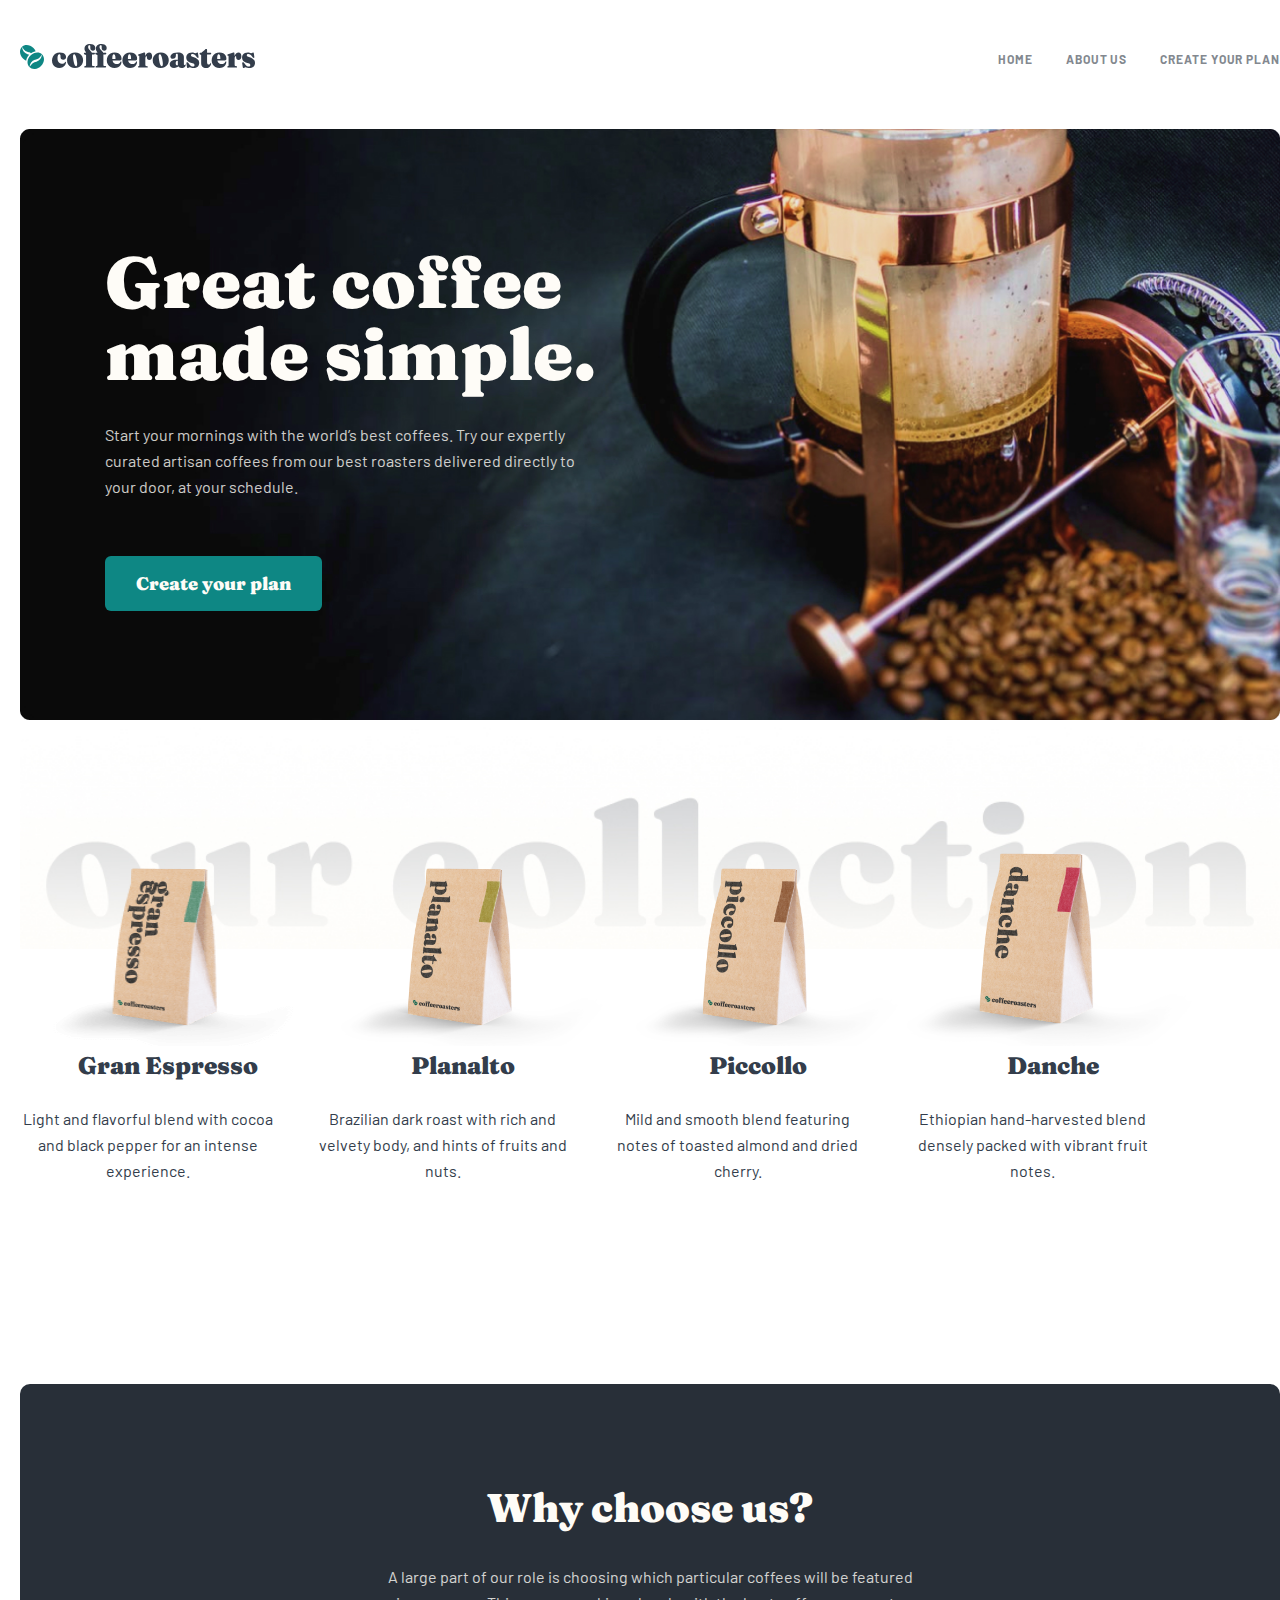
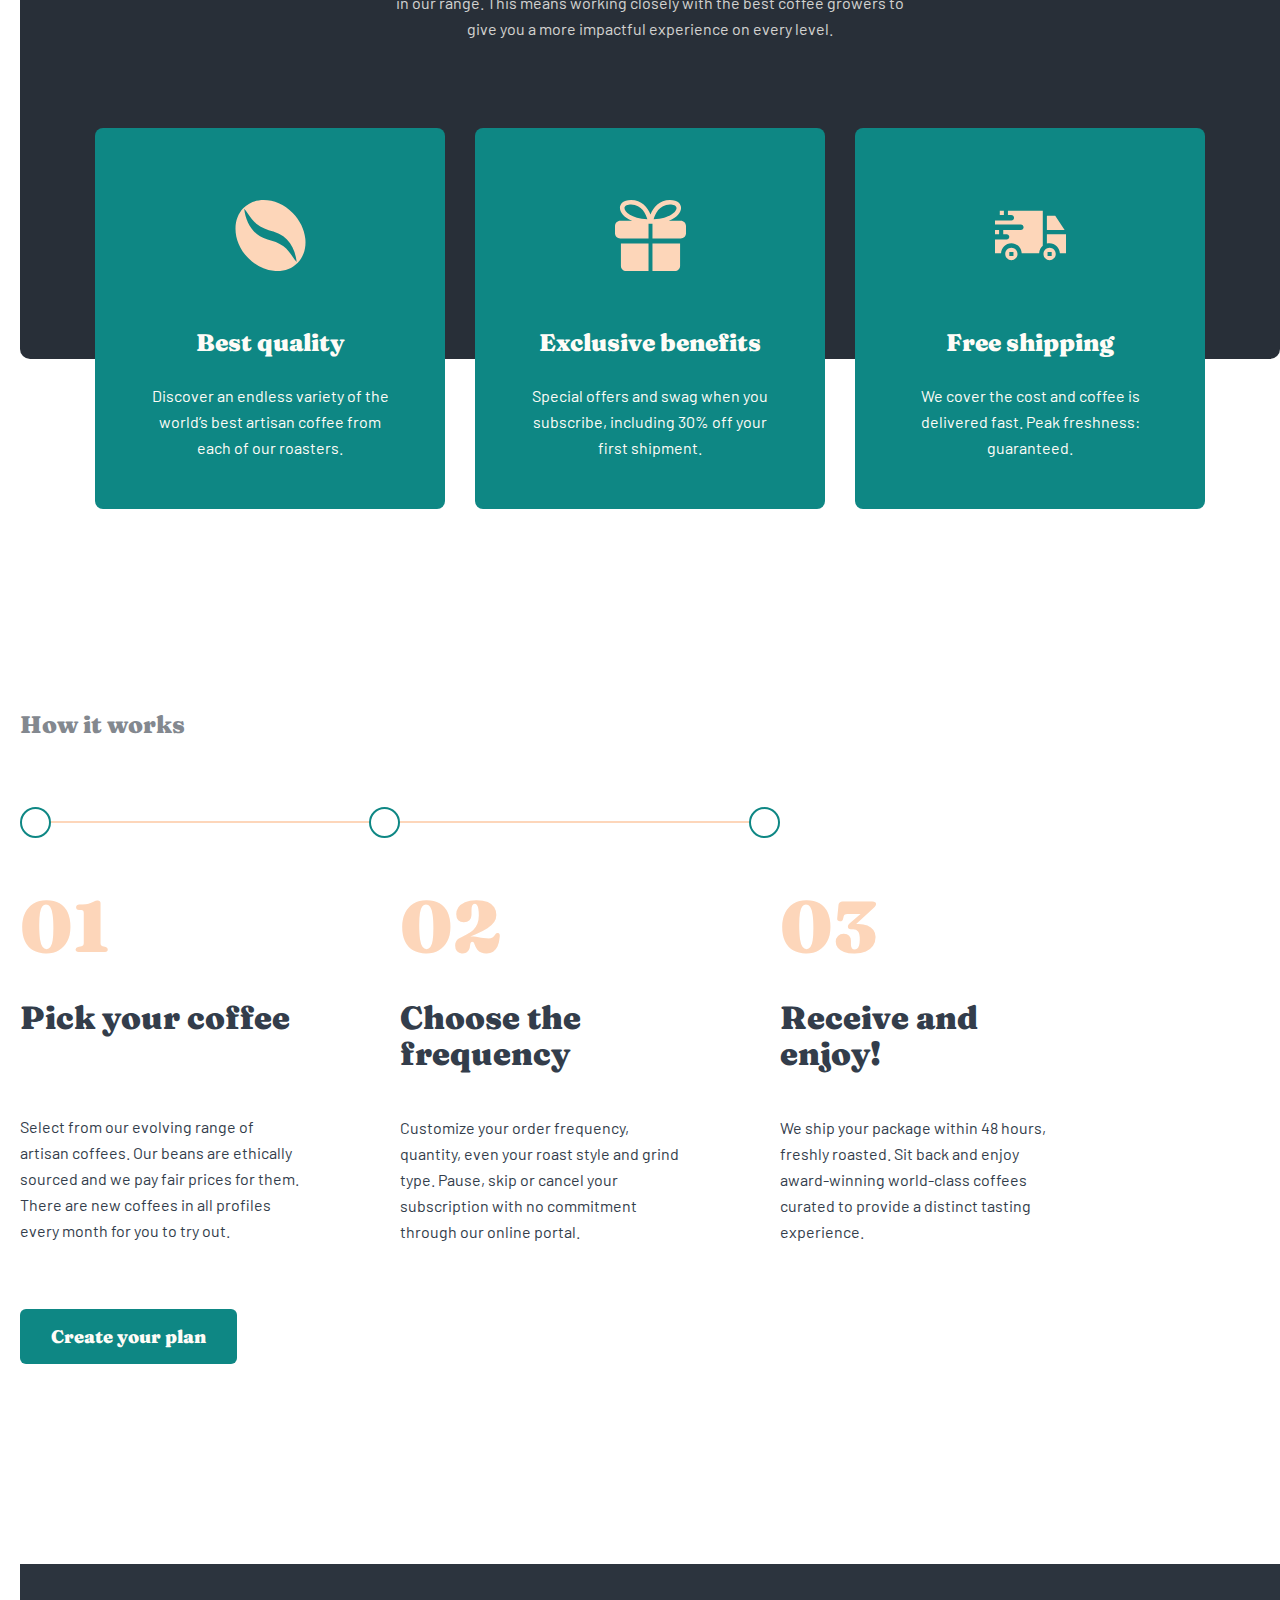
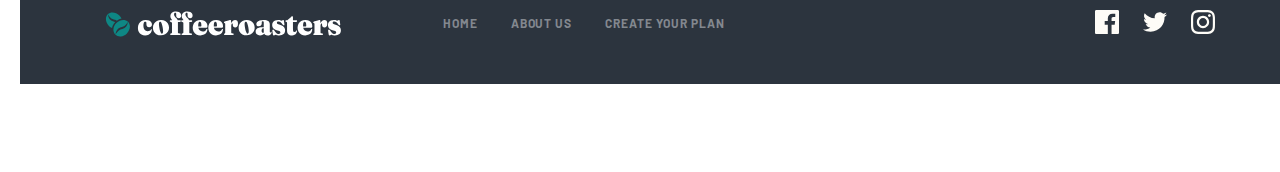
<file: index.html>
<!DOCTYPE html>
<html lang="en">
<head>
    <meta charset="UTF-8">
    <meta name="viewport" content="width=device-width, initial-scale=1.0">
    <link rel="stylesheet" href="./css/main.css">
    <title>coffee</title>
</head>
<body>
    <header class="site-header">
        <div class="container">
            <div class="header">
                <a href="#">
                    <img src="./images/home/header/site-logo.svg" alt="site-logo">
                </a>
                <nav class="header-navbar navbar">
                    <ul class="navbar__list">
                        <li class="navbar__item">
                            <a class="navbar__link" href="./index.html">HOME</a>
                        </li>
                        <li class="navbar__item">
                            <a class="navbar__link" href="./about.html">ABOUT US</a>
                        </li>
                        <li class="navbar__item">
                            <a class="navbar__link" href="./create-your-plane.html">CREATE YOUR PLAN</a>
                        </li>
                    </ul>
                </nav>
            </div>
        </div>
    </header>
    
    <!-- Hero section -->
    
    <main class="site-main">
        <section class="hero-section">
            <div class="container">
                <div class="hero">
                    <div class="hero__content">
                        <h2 class="hero__title">
                            Great coffee made simple.</h2>
                            <p class="hero__text">Start your mornings with the world’s best coffees. Try our expertly curated artisan coffees from our best roasters delivered directly to your door, at your schedule.</p>
                            <a class="hero__link" href="#">Create your plan</a>
                        </div>
                    </div>
                </div>
            </section>
            
            <!-- Our section -->
            
            <section class="our-section">
                <div class="container">
                    <div class="our">
                        <ul class="our__list">
                            <li class="our__item">
                                <img class="our__img" src="./images/home/our/gran.png" srcset="./images/home/our/gran.png 1x, ./images/home/our/gran@2x.png 2x" alt="Gran Espresso" width="295" height="193">
                                <h3 class="our__title">Gran Espresso</h3>
                                <p class="our__text">Light and flavorful blend with cocoa and black pepper for an intense experience.</p>
                            </li>
                            <li class="our__item">
                                <img class="our__img" src="./images/home/our/planalto.2x.png" srcset="./images/home/our/planalto.2x.png 1x, ./images/home/our/planalto.2x.png 2x" alt="Planalto" width="295" height="193">
                                <h3 class="our__title">Planalto</h3>
                                <p class="our__text">Brazilian dark roast with rich and velvety body, and hints of fruits and nuts.</p>
                            </li>
                            <li class="our__item">
                                <img class="our__img" src="./images/home/our/picollo2x.png" srcset="./images/home/our/picollo2x.png 1x, ./images/home/our/picollo2x.png 2x" alt="Piccollo" width="295" height="193">
                                <h3 class="our__title">Piccollo</h3>
                                <p class="our__text">Mild and smooth blend featuring notes of toasted almond and dried cherry.</p>
                            </li>
                            <li class="our__item">
                                <img class="our__img" src="./images/home/our/danche2x.png" srcset="./images/home/our/danche2x.png 1x, ./images/home/our/danche2x.png 2x" alt="Danche" width="295" height="193">
                                <h3 class="our__title">Danche</h3>
                                <p class="our__text">Ethiopian hand-harvested blend densely packed with vibrant fruit notes.</p>
                            </li>
                        </ul>
                    </div>
                </div>
            </section>
            
            <!-- Choose section -->
            
            <section class="choose-section">
                <div class="container">
                    <div class="choose">
                        <div class="choose__content">
                            <h2 class="choose__title">Why choose us?</h2>
                            <p class="choose__text">A large part of our role is choosing which particular coffees will be featured 
                                in our range. This means working closely with the best coffee growers to give 
                                you a more impactful experience on every level.</p>
                        </div>
                        <ul class="choose__list-servise service">
                            <li class="service__item">
                                <svg class="service__img" xmlns="http://www.w3.org/2000/svg" width="71" height="72" viewBox="0 0 71 72" fill="none">
                                    <path fill-rule="evenodd" clip-rule="evenodd" d="M58.0481 13.1037C65.3077 20.4657 69.8383 29.7448 70.8057 39.2263C71.7952 48.8834 68.9819 57.6044 62.8937 63.774C57.5999 69.1425 50.4112 72 42.3706 72C41.1592 72 39.93 71.9325 38.6831 71.802C29.3334 70.821 20.1834 66.2265 12.9238 58.8644C-2.19016 43.5373 -4.36451 20.8122 8.07807 8.19415C20.5118 -4.42828 42.9297 -2.21877 58.0481 13.1037ZM32.5284 40.0363C38.3592 41.6563 43.7285 43.1728 48.6806 47.0069C52.5639 50.0144 55.3299 53.8364 58.1269 57.7013C59.4146 59.4806 60.7088 61.2689 62.1216 62.9911C60.4887 48.6585 53.3843 36.3464 39.0248 32.1209C38.8009 32.0552 38.5778 31.9897 38.3553 31.9245C32.077 30.0836 26.3438 28.4026 21.1197 24.0479C17.76 21.2453 15.2865 17.7667 12.799 14.2682C11.5279 12.4806 10.2532 10.6878 8.85462 8.97729C10.5586 23.5347 17.8493 35.9548 32.5284 40.0363Z" fill="currentColor"/>
                                    </svg>
                                    <h3 class="service__subtitle">Best quality</h3>
                                    <p class="service__text">Discover an endless variety of the world’s best artisan coffee from each of our roasters.</p>
                            </li>
                            <li class="service__item">
                                <svg xmlns="http://www.w3.org/2000/svg" width="72" height="72" viewBox="0 0 72 72" fill="none">
                                    <path fill-rule="evenodd" clip-rule="evenodd" d="M36 23.9808C36.0994 23.9935 36.2001 24 36.3016 24C36.8763 24 37.4424 23.9931 38 23.9796V34.5V39H65.9556H66.7111C69.6124 39 72 36.63 72 33.75V26.25C72 23.37 69.6124 21 66.7111 21H54.5796C63.0488 17.7084 67 12.3266 67 8.06725C67 4.34664 64.0499 0.00296699 55.7306 0C44.9929 0 38.9117 7.61477 35.9997 14.5904C33.0874 7.6144 27.007 0 16.2725 0C7.95319 0 5 4.34421 5 8.06528C5 12.3253 8.95154 17.708 17.4214 21H5.28889C2.38756 21 0 23.37 0 26.25V33.75C0 36.63 2.38756 39 5.28889 39H6.04444H34V34.5V23.9796C34.5576 23.9931 35.1237 24 35.6984 24C35.7999 24 35.9006 23.9935 36 23.9808ZM39.1749 19.4842C40.5594 14.5561 44.7344 4.45346 55.7306 4.45346C58.9539 4.45346 62.3952 5.39993 62.3952 8.06429C62.3952 9.85338 60.8388 12.6572 56.4704 15.1643C53.3208 16.9712 47.8503 19.0926 39.1749 19.4842ZM34 44H6V66.8421C6 69.6716 8.39135 72 11.2973 72H34V44ZM66 66.8421V44H38V72H60.7027C63.6087 72 66 69.6716 66 66.8421ZM16.2725 4.45104C13.0491 4.45104 9.60477 5.40059 9.60477 8.06528C9.60477 11.8546 16.4597 18.7596 32.822 19.4866C31.4406 14.5549 27.2656 4.45104 16.2725 4.45104Z" fill="currentColor"/>
                                  </svg>
                                    <h3 class="service__subtitle">Exclusive benefits</h3>
                                    <p class="service__text">Special offers and swag when you subscribe, including 30% off your first shipment.</p>
                            </li>
                            <li class="service__item">
                                <svg xmlns="http://www.w3.org/2000/svg" width="72" height="50" viewBox="0 0 72 50" fill="none">
                                    <path fill-rule="evenodd" clip-rule="evenodd" d="M4.84615 0H9V4.16667H4.84615V0ZM0 19.4444H4.15385V23.6111H0V19.4444ZM16.4335 4.22917H13.1274V0H48.4615V35.3969C46.2975 37.2612 44.8997 39.9956 44.8101 43.0556H27.05C26.8847 37.409 22.263 32.8656 16.6017 32.8656C10.9403 32.8656 6.31864 37.4088 6.15331 43.0556H0V29.1199H11.7695C13.2731 29.1199 14.4964 27.8915 14.4964 26.3814C14.4964 24.8712 13.2731 23.6425 11.7695 23.6425H8.34462V19.4135H26.2659C27.7695 19.4135 28.9928 18.1848 28.9928 16.6746C28.9928 15.1644 27.7695 13.9358 26.2659 13.9358H0V9.70674H16.6017C18.1053 9.70674 19.3284 8.47821 19.3284 6.96802C19.3284 5.50901 17.9756 4.22917 16.4335 4.22917ZM49.1538 43.75C49.1538 40.3038 51.949 37.5 55.3846 37.5C58.8202 37.5 61.6154 40.3038 61.6154 43.75C61.6154 47.1962 58.8202 50 55.3846 50C51.949 50 49.1538 47.1962 49.1538 43.75ZM53.2844 45.8567H57.4849V41.6433H53.2844V45.8567ZM52.6154 4.86111H61.0622L70.6154 19.4444H52.6154V4.86111ZM52.6154 23.6111V33.1754C53.4514 32.9628 54.3266 32.8493 55.2283 32.8493C60.9476 32.8493 65.6166 37.3999 65.7837 43.0556H72V23.6111H52.6154ZM16.6154 37.5C13.1798 37.5 10.3846 40.3038 10.3846 43.75C10.3846 47.1962 13.1798 50 16.6154 50C20.051 50 22.8462 47.1962 22.8462 43.75C22.8462 40.3038 20.051 37.5 16.6154 37.5ZM18.7156 45.8567H14.5151V41.6433H18.7156V45.8567Z" fill="currentColor"/>
                                  </svg>
                                    <h3 class="service__subtitle">Free shipping</h3>
                                    <p class="service__text">We cover the cost and coffee is delivered fast. Peak freshness: guaranteed.</p>
                            </li>
                        </ul>
                    </div>
                </div>
            </section>

            <!-- <section class="choose-section">
                <div class="container">
                    <div class="choose">
                        <div class="choose__content">
                            <h2 class="choose__title">Why choose us?</h2>
                            <p class="choose__text">A large part of our role is choosing which particular coffees will be featured 
                                in our range. This means working closely with the best coffee growers to give 
                                you a more impactful experience on every level.</p>
                            </div>
                            
                            <ul class="choose__list best">
                                <li class="best__item">
                                    <svg class="best__img" width="71" height="72" viewBox="0 0 71 72" fill="none" xmlns="http://www.w3.org/2000/svg">
                                        <g id="coffee-bean">
                                            <path id="Shape" fill-rule="evenodd" clip-rule="evenodd" d="M58.0481 13.1037C65.3077 20.4657 69.8383 29.7448 70.8057 39.2263C71.7952 48.8834 68.9819 57.6044 62.8937 63.774C57.5999 69.1425 50.4112 72 42.3706 72C41.1592 72 39.93 71.9325 38.6831 71.802C29.3334 70.821 20.1834 66.2265 12.9238 58.8644C-2.19016 43.5373 -4.36451 20.8122 8.07807 8.19415C20.5118 -4.42828 42.9297 -2.21877 58.0481 13.1037ZM32.5284 40.0363C38.3592 41.6563 43.7285 43.1728 48.6806 47.0069C52.5639 50.0144 55.3299 53.8364 58.1269 57.7013C59.4146 59.4806 60.7088 61.2689 62.1216 62.9911C60.4887 48.6585 53.3843 36.3464 39.0248 32.1209C38.8009 32.0552 38.5778 31.9897 38.3553 31.9245C32.077 30.0836 26.3438 28.4026 21.1197 24.0479C17.76 21.2453 15.2865 17.7667 12.799 14.2682C11.5279 12.4806 10.2532 10.6878 8.85462 8.97729C10.5586 23.5347 17.8493 35.9548 32.5284 40.0363Z" fill="#FDD6BA"/>
                                        </g>
                                    </svg>
                                    <h3 class="best__title">Best quality</h3>
                                    <p class="best__text">Discover an endless variety of the world’s best artisan coffee from each of our roasters.</p>
                                </li>
                                <li class="best__item">
                                    <svg class="best__img" width="72" height="72" viewBox="0 0 72 72" fill="none" xmlns="http://www.w3.org/2000/svg">
                                        <path id="Combined Shape" fill-rule="evenodd" clip-rule="evenodd" d="M36 23.9808C36.0994 23.9935 36.2001 24 36.3016 24C36.8763 24 37.4424 23.9931 38 23.9796V34.5V39H65.9556H66.7111C69.6124 39 72 36.63 72 33.75V26.25C72 23.37 69.6124 21 66.7111 21H54.5796C63.0488 17.7084 67 12.3266 67 8.06725C67 4.34664 64.0499 0.00296699 55.7306 0C44.9929 0 38.9117 7.61477 35.9997 14.5904C33.0874 7.6144 27.007 0 16.2725 0C7.95319 0 5 4.34421 5 8.06528C5 12.3253 8.95154 17.708 17.4214 21H5.28889C2.38756 21 0 23.37 0 26.25V33.75C0 36.63 2.38756 39 5.28889 39H6.04444H34V34.5V23.9796C34.5576 23.9931 35.1237 24 35.6984 24C35.7999 24 35.9006 23.9935 36 23.9808ZM39.1749 19.4842C40.5594 14.5561 44.7344 4.45346 55.7306 4.45346C58.9539 4.45346 62.3952 5.39993 62.3952 8.06429C62.3952 9.85338 60.8388 12.6572 56.4704 15.1643C53.3208 16.9712 47.8503 19.0926 39.1749 19.4842ZM34 44H6V66.8421C6 69.6716 8.39135 72 11.2973 72H34V44ZM66 66.8421V44H38V72H60.7027C63.6087 72 66 69.6716 66 66.8421ZM16.2725 4.45104C13.0491 4.45104 9.60477 5.40059 9.60477 8.06528C9.60477 11.8546 16.4597 18.7596 32.822 19.4866C31.4406 14.5549 27.2656 4.45104 16.2725 4.45104Z" fill="#FDD6BA"/>
                                    </svg>
                                    <h3 class="best__title">Exclusive benefits</h3>
                                    <p class="best__text">Special offers and swag when you subscribe, including 30% off your first shipment.</p>
                                </li>
                                <li class="best__item">
                                    <svg class="best__img" width="72" height="50" viewBox="0 0 72 50" fill="none" xmlns="http://www.w3.org/2000/svg">
                                        <path id="Combined Shape" fill-rule="evenodd" clip-rule="evenodd" d="M4.84615 0H9V4.16667H4.84615V0ZM0 19.4444H4.15385V23.6111H0V19.4444ZM16.4335 4.22917H13.1274V0H48.4615V35.3969C46.2975 37.2612 44.8997 39.9956 44.8101 43.0556H27.05C26.8847 37.409 22.263 32.8656 16.6017 32.8656C10.9403 32.8656 6.31864 37.4088 6.15331 43.0556H0V29.1199H11.7695C13.2731 29.1199 14.4964 27.8915 14.4964 26.3814C14.4964 24.8712 13.2731 23.6425 11.7695 23.6425H8.34462V19.4135H26.2659C27.7695 19.4135 28.9928 18.1848 28.9928 16.6746C28.9928 15.1644 27.7695 13.9358 26.2659 13.9358H0V9.70674H16.6017C18.1053 9.70674 19.3284 8.47821 19.3284 6.96802C19.3284 5.50901 17.9756 4.22917 16.4335 4.22917ZM49.1538 43.75C49.1538 40.3038 51.949 37.5 55.3846 37.5C58.8202 37.5 61.6154 40.3038 61.6154 43.75C61.6154 47.1962 58.8202 50 55.3846 50C51.949 50 49.1538 47.1962 49.1538 43.75ZM53.2844 45.8567H57.4849V41.6433H53.2844V45.8567ZM52.6154 4.86111H61.0622L70.6154 19.4444H52.6154V4.86111ZM52.6154 23.6111V33.1754C53.4514 32.9628 54.3266 32.8493 55.2283 32.8493C60.9476 32.8493 65.6166 37.3999 65.7837 43.0556H72V23.6111H52.6154ZM16.6154 37.5C13.1798 37.5 10.3846 40.3038 10.3846 43.75C10.3846 47.1962 13.1798 50 16.6154 50C20.051 50 22.8462 47.1962 22.8462 43.75C22.8462 40.3038 20.051 37.5 16.6154 37.5ZM18.7156 45.8567H14.5151V41.6433H18.7156V45.8567Z" fill="#FDD6BA"/>
                                    </svg>
                                    <h3 class="best__title">Free shipping</h3>
                                    <p class="best__text">We cover the cost and coffee is delivered fast. Peak freshness: guaranteed.</p>
                                </li>
                            </ul>
                        </div>
                    </div>
                </section> -->
                
                <section class="work-section">
                    <div class="container">
                        <div class="work">
                            <div>
                                <h3 class="work__title">How it works</h3>
                            </div>
                            
                            <!-- // Sircle // -->
                            
                            <div class="work__circle circle">
                                <p class="circle__1"></p>
                                <p class="circle__2"></p>
                                <p class="circle__3"></p>
                            </div>
                            
                            <div class="pick">
                                <ul class="pick__list">
                                    <li class="pick__item">
                                        <p class="pick__number">01</p>
                                        <h2 class="pick__title pick__title--accend">Pick your coffee</h2>
                                        <p class="pick__text">Select from our evolving range of artisan coffees. Our beans are ethically sourced and we pay fair prices for them. There are new coffees in all profiles every month for you to try out.</p>
                                    </li>
                                    <li class="pick__item">
                                        <p class="pick__number">02</p>
                                        <h2 class="pick__title">Choose the frequency</h2>
                                        <p class="pick__text">Customize your order frequency, quantity, even your roast style and grind type. Pause, skip or cancel your subscription with no commitment through our online portal.</p>
                                    </li>
                                    <li class="pick__item">
                                        <p class="pick__number">03</p>
                                        <h2 class="pick__title">Receive and enjoy!</h2>
                                        <p class="pick__text">We ship your package within 48 hours, freshly roasted. Sit back and enjoy award-winning world-class coffees curated to provide a distinct tasting experience.</p>
                                    </li>
                                </ul>
                                <a class="pick__link" href="#">Create your plan</a>
                            </div>
                        </div>
                    </div>
                </section>
            </main>
            
            <footer class="site-footer">
                <div class="container">
                    <div class="footer">
                        <img class="footer__img" src="./images/home/footer/footer-img.svg" alt="site-footer-image" width="236" height="26">
                        <ul class="footer__list">
                            <li class="footer__item">HOME</li>
                            <li class="footer__item">ABOUT US</li>
                            <li class="footer__item">Create your plan</li>
                        </ul>
                        <div class="footer__img-folder">
                            <svg class="footer__net-img" xmlns="http://www.w3.org/2000/svg" width="120" height="24" viewBox="0 0 120 24" fill="none">
                                <path d="M22.675 0H1.325C0.593 0 0 0.593 0 1.325V22.676C0 23.407 0.593 24 1.325 24H12.82V14.706H9.692V11.084H12.82V8.413C12.82 5.313 14.713 3.625 17.479 3.625C18.804 3.625 19.942 3.724 20.274 3.768V7.008L18.356 7.009C16.852 7.009 16.561 7.724 16.561 8.772V11.085H20.148L19.681 14.707H16.561V24H22.677C23.407 24 24 23.407 24 22.675V1.325C24 0.593 23.407 0 22.675 0Z" fill="#FEFCF7"/>
                                <path fill-rule="evenodd" clip-rule="evenodd" d="M108 0C104.741 0 104.333 0.014 103.053 0.072C98.695 0.272 96.273 2.69 96.073 7.052C96.014 8.333 96 8.741 96 12C96 15.259 96.014 15.668 96.072 16.948C96.272 21.306 98.69 23.728 103.052 23.928C104.333 23.986 104.741 24 108 24C111.259 24 111.668 23.986 112.948 23.928C117.302 23.728 119.73 21.31 119.927 16.948C119.986 15.668 120 15.259 120 12C120 8.741 119.986 8.333 119.928 7.053C119.732 2.699 117.311 0.273 112.949 0.073C111.668 0.014 111.259 0 108 0ZM108 2.163C111.204 2.163 111.584 2.175 112.85 2.233C116.102 2.381 117.621 3.924 117.769 7.152C117.827 8.417 117.838 8.797 117.838 12.001C117.838 15.206 117.826 15.585 117.769 16.85C117.62 20.075 116.105 21.621 112.85 21.769C111.584 21.827 111.206 21.839 108 21.839C104.796 21.839 104.416 21.827 103.151 21.769C99.891 21.62 98.38 20.07 98.232 16.849C98.174 15.584 98.162 15.205 98.162 12C98.162 8.796 98.175 8.417 98.232 7.151C98.381 3.924 99.896 2.38 103.151 2.232C104.417 2.175 104.796 2.163 108 2.163ZM101.838 12C101.838 8.597 104.597 5.838 108 5.838C111.403 5.838 114.162 8.597 114.162 12C114.162 15.404 111.403 18.163 108 18.163C104.597 18.163 101.838 15.403 101.838 12ZM108 16C105.791 16 104 14.21 104 12C104 9.791 105.791 8 108 8C110.209 8 112 9.791 112 12C112 14.21 110.209 16 108 16ZM112.965 5.595C112.965 4.8 113.61 4.155 114.406 4.155C115.201 4.155 115.845 4.8 115.845 5.595C115.845 6.39 115.201 7.035 114.406 7.035C113.61 7.035 112.965 6.39 112.965 5.595Z" fill="#FEFCF7"/>
                                <path d="M72 4.55705C71.117 4.94905 70.168 5.21305 69.172 5.33205C70.189 4.72305 70.97 3.75805 71.337 2.60805C70.386 3.17205 69.332 3.58205 68.21 3.80305C67.313 2.84605 66.032 2.24805 64.616 2.24805C61.437 2.24805 59.101 5.21405 59.819 8.29305C55.728 8.08805 52.1 6.12805 49.671 3.14905C48.381 5.36205 49.002 8.25705 51.194 9.72305C50.388 9.69705 49.628 9.47605 48.965 9.10705C48.911 11.388 50.546 13.522 52.914 13.997C52.221 14.185 51.462 14.229 50.69 14.081C51.316 16.037 53.134 17.46 55.29 17.5C53.22 19.123 50.612 19.848 48 19.54C50.179 20.937 52.768 21.752 55.548 21.752C64.69 21.752 69.855 14.031 69.543 7.10605C70.505 6.41105 71.34 5.54405 72 4.55705Z" fill="#FEFCF7"/>
                            </svg>
                        </div>
                    </div>
                </div>
            </footer>
        </body>
        </html>
</file>
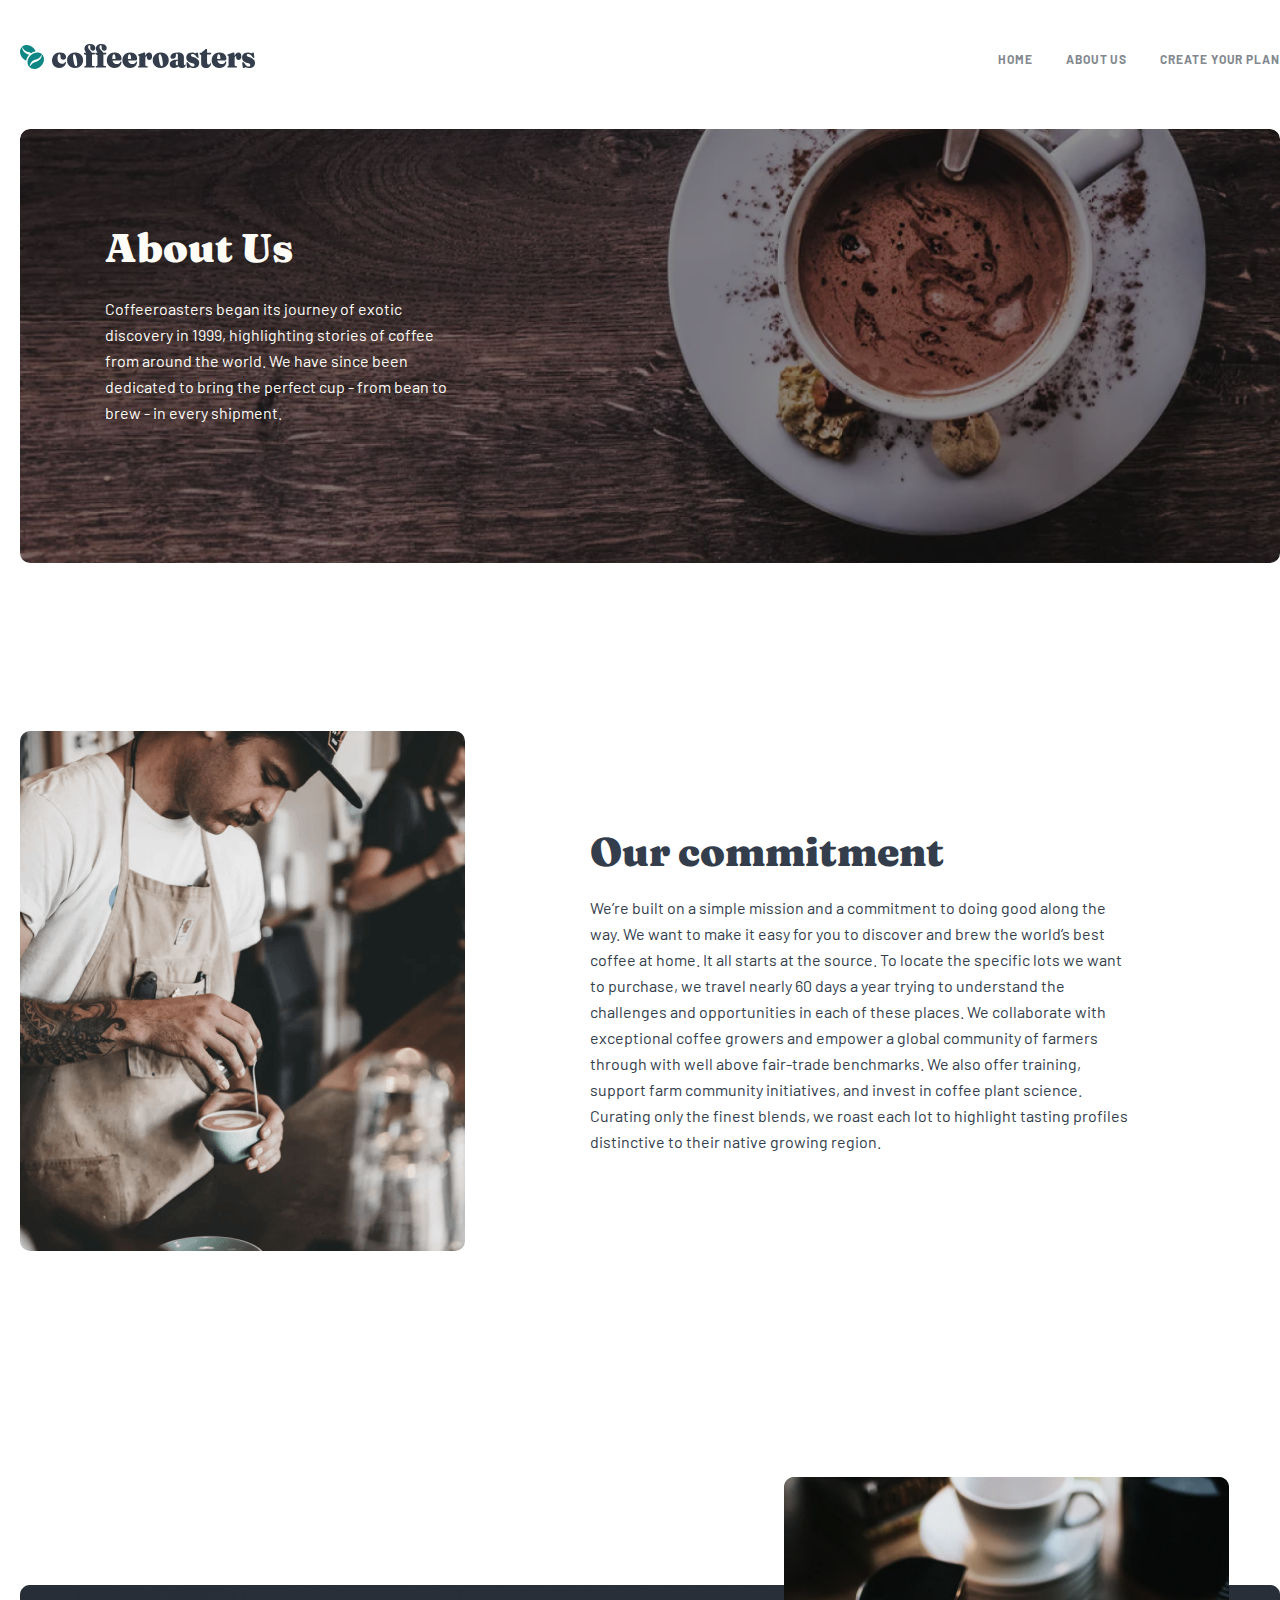
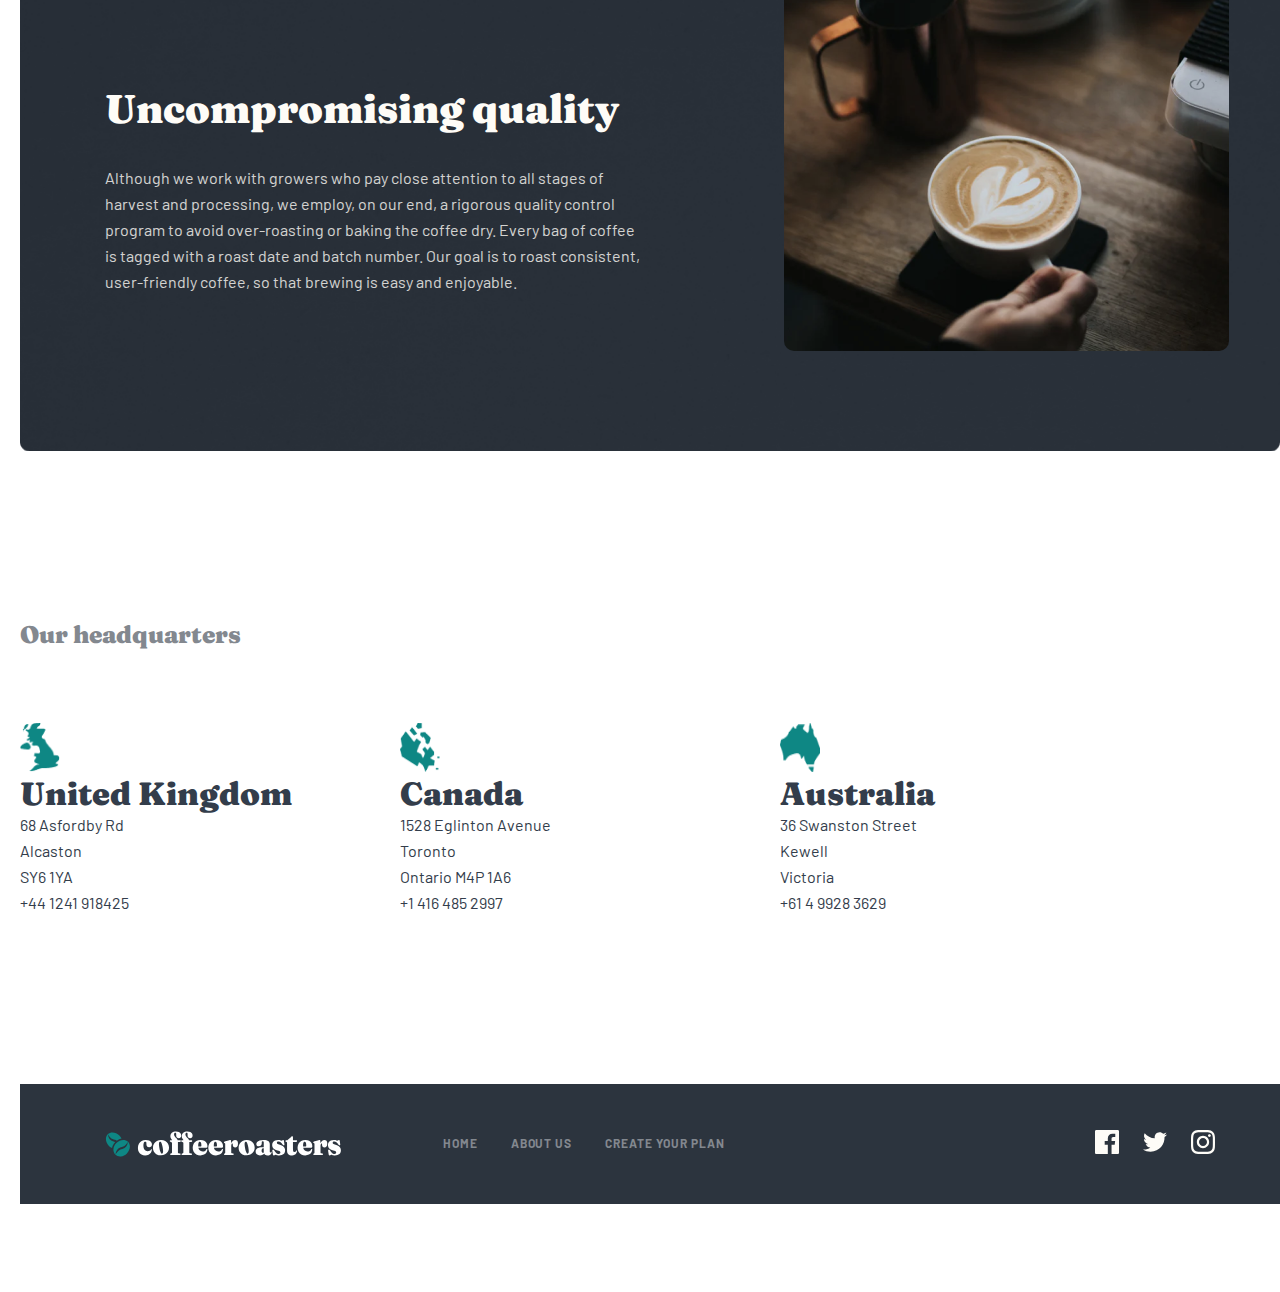
<file: about.html>
<!DOCTYPE html>
<html lang="en">
<head>
    <meta charset="UTF-8">
    <meta name="viewport" content="width=device-width, initial-scale=1.0">
    <link rel="stylesheet" href="./css/main.css">
    <title>Document</title>
</head>
<body>
    <header class="site-header">
        <div class="container">
            <div class="header">
                <a href="./index.html">
                    <img src="./images/home/header/site-logo.svg" alt="site-logo">
                </a>
                <nav class="header-navbar navbar">
                    <ul class="navbar__list">
                        <li class="navbar__item">
                            <a class="navbar__link" href="./index.html">HOME</a>
                        </li>
                        <li class="navbar__item">
                            <a class="navbar__link" href="./about.html">ABOUT US</a>
                        </li>
                        <li class="navbar__item">
                            <a class="navbar__link" href="./create-your-plane.html">CREATE YOUR PLAN</a>
                        </li>
                    </ul>
                </nav>
            </div>
        </div>
    </header>
    <main>
        <section class="about-us-section">
            <div class="container">
                <div class="about-us">
                    <div class="about-us__content">
                        <h2 class="about-us__title">About Us</h2>
                        <p class="about-us__text">Coffeeroasters began its journey of exotic discovery in 1999, highlighting stories of coffee from around the world. We have since been dedicated to bring the perfect cup - from bean to brew - in every shipment.</p>
                    </div>
                </div>
            </div>
        </section>
        
        <section class="commitment-section">
            <div class="container">
                <div class="commitment">
                    <img src="./images/about-us/coffe-boy.png" srcset="./images/about-us/coffe-boy.png 1x, ./images/about-us/coffe-boy2x.png 2x" alt="coffe-boy img">
                    <div class="commitment__content">
                        <h2 class="commitment__title">Our commitment</h2> <br>
                        <p class="commitment__text">We’re built on a simple mission and a commitment to doing good along the way. We want to make it easy for you to discover and brew the world’s best coffee at home. It all starts at the source. To locate the specific lots we want to purchase, we travel nearly 60 days a year trying to understand the challenges and opportunities in each of these places. We collaborate with exceptional coffee growers and empower a global community of farmers through with well above fair-trade benchmarks. We also offer training, support farm community initiatives, and invest in coffee plant science. Curating only the finest blends, we roast each lot to highlight tasting profiles distinctive to their native growing region.</p>
                    </div>
                </div>
            </div>
        </div>
    </section>
    
    <section class="quality-section">
        <div class="container">
            <div class="quality">
                <div class="quality__content">
                    <h2 class="quality__title">Uncompromising quality</h2>
                    <p class="quality__text">Although we work with growers who pay close attention to all stages of harvest and processing, we employ, on our end, a rigorous quality control program to avoid over-roasting or baking the coffee dry. Every bag of coffee is tagged with a roast date and batch number. Our goal is to roast consistent, user-friendly coffee, so that brewing is easy and enjoyable.</p>
                </div>
                <img class="quality__img" src="./images/about-us/coffee-drink.png" srcset="./images/about-us/coffee-drink.png 1x, ./images/about-us/coffee-drink2x.png 2x" alt="">
            </div>
        </div>
    </section>
    
    <section class="country-section">
        <div class="container">
            <div class="country">
                <h3 class="country__title">Our headquarters</h3>
                <ul class="country__list">
                    <li class="country__item">
                        <img src="./images/about-us/United Kingdom.png" srcset="./images/about-us/United-Kingdom.png 1x, ./images/about-us/United-Kingdom2x.png 2x" alt="United-Kingdom" width="40" height="49">
                        <h2 class="country__inner-title">United Kingdom</h2>
                        <p class="country__text">68  Asfordby Rd <br>
                            Alcaston <br>
                            SY6 1YA <br>
                            +44 1241 918425 
                        </p>
                    </li>
                    
                    <li class="country__item">
                        <img src="./images/about-us/Canada.png" srcset="./images/about-us/Canada.png 1x, ./images/about-us/Canada2x.png 2x" alt="United-Kingdom" width="40" height="49">
                        <h2 class="country__inner-title">Canada</h2>
                        <p class="country__text">1528  Eglinton Avenue <br>
                            Toronto <br>
                            Ontario M4P 1A6 <br>
                            +1 416 485 2997</p> 
                        </li>
                        
                        <li class="country__item">
                            <img src="./images/about-us/Australia.png" srcset="./images/about-us/Australia.png 1x, ./images/about-us/Australia2x.png 2x" alt="United-Kingdom" width="40" height="49">
                            <h2 class="country__inner-title">Australia</h2>
                            <p class="country__text">36 Swanston Street <br>
                                Kewell <br>
                                Victoria <br>
                                +61 4 9928 3629</p> 
                            </li>
                        </ul>
                        
                        
                        
                    </div>
                </div>
            </section>
        </main>

        <footer class="site-footer">
            <div class="container">
                <div class="footer">
                    <img class="footer__img" src="./images/home/footer/footer-img.svg" alt="site-footer-image" width="236" height="26">
                    <ul class="footer__list">
                        <li class="footer__item">HOME</li>
                        <li class="footer__item">ABOUT US</li>
                        <li class="footer__item">Create your plan</li>
                    </ul>
                    <div class="footer__img-folder">
                        <svg class="footer__net-img" xmlns="http://www.w3.org/2000/svg" width="120" height="24" viewBox="0 0 120 24" fill="none">
                            <path d="M22.675 0H1.325C0.593 0 0 0.593 0 1.325V22.676C0 23.407 0.593 24 1.325 24H12.82V14.706H9.692V11.084H12.82V8.413C12.82 5.313 14.713 3.625 17.479 3.625C18.804 3.625 19.942 3.724 20.274 3.768V7.008L18.356 7.009C16.852 7.009 16.561 7.724 16.561 8.772V11.085H20.148L19.681 14.707H16.561V24H22.677C23.407 24 24 23.407 24 22.675V1.325C24 0.593 23.407 0 22.675 0Z" fill="#FEFCF7"/>
                            <path fill-rule="evenodd" clip-rule="evenodd" d="M108 0C104.741 0 104.333 0.014 103.053 0.072C98.695 0.272 96.273 2.69 96.073 7.052C96.014 8.333 96 8.741 96 12C96 15.259 96.014 15.668 96.072 16.948C96.272 21.306 98.69 23.728 103.052 23.928C104.333 23.986 104.741 24 108 24C111.259 24 111.668 23.986 112.948 23.928C117.302 23.728 119.73 21.31 119.927 16.948C119.986 15.668 120 15.259 120 12C120 8.741 119.986 8.333 119.928 7.053C119.732 2.699 117.311 0.273 112.949 0.073C111.668 0.014 111.259 0 108 0ZM108 2.163C111.204 2.163 111.584 2.175 112.85 2.233C116.102 2.381 117.621 3.924 117.769 7.152C117.827 8.417 117.838 8.797 117.838 12.001C117.838 15.206 117.826 15.585 117.769 16.85C117.62 20.075 116.105 21.621 112.85 21.769C111.584 21.827 111.206 21.839 108 21.839C104.796 21.839 104.416 21.827 103.151 21.769C99.891 21.62 98.38 20.07 98.232 16.849C98.174 15.584 98.162 15.205 98.162 12C98.162 8.796 98.175 8.417 98.232 7.151C98.381 3.924 99.896 2.38 103.151 2.232C104.417 2.175 104.796 2.163 108 2.163ZM101.838 12C101.838 8.597 104.597 5.838 108 5.838C111.403 5.838 114.162 8.597 114.162 12C114.162 15.404 111.403 18.163 108 18.163C104.597 18.163 101.838 15.403 101.838 12ZM108 16C105.791 16 104 14.21 104 12C104 9.791 105.791 8 108 8C110.209 8 112 9.791 112 12C112 14.21 110.209 16 108 16ZM112.965 5.595C112.965 4.8 113.61 4.155 114.406 4.155C115.201 4.155 115.845 4.8 115.845 5.595C115.845 6.39 115.201 7.035 114.406 7.035C113.61 7.035 112.965 6.39 112.965 5.595Z" fill="#FEFCF7"/>
                            <path d="M72 4.55705C71.117 4.94905 70.168 5.21305 69.172 5.33205C70.189 4.72305 70.97 3.75805 71.337 2.60805C70.386 3.17205 69.332 3.58205 68.21 3.80305C67.313 2.84605 66.032 2.24805 64.616 2.24805C61.437 2.24805 59.101 5.21405 59.819 8.29305C55.728 8.08805 52.1 6.12805 49.671 3.14905C48.381 5.36205 49.002 8.25705 51.194 9.72305C50.388 9.69705 49.628 9.47605 48.965 9.10705C48.911 11.388 50.546 13.522 52.914 13.997C52.221 14.185 51.462 14.229 50.69 14.081C51.316 16.037 53.134 17.46 55.29 17.5C53.22 19.123 50.612 19.848 48 19.54C50.179 20.937 52.768 21.752 55.548 21.752C64.69 21.752 69.855 14.031 69.543 7.10605C70.505 6.41105 71.34 5.54405 72 4.55705Z" fill="#FEFCF7"/>
                          </svg>
                    </div>
                </div>
            </div>
        </footer>
    </body>
    </html>
</file>
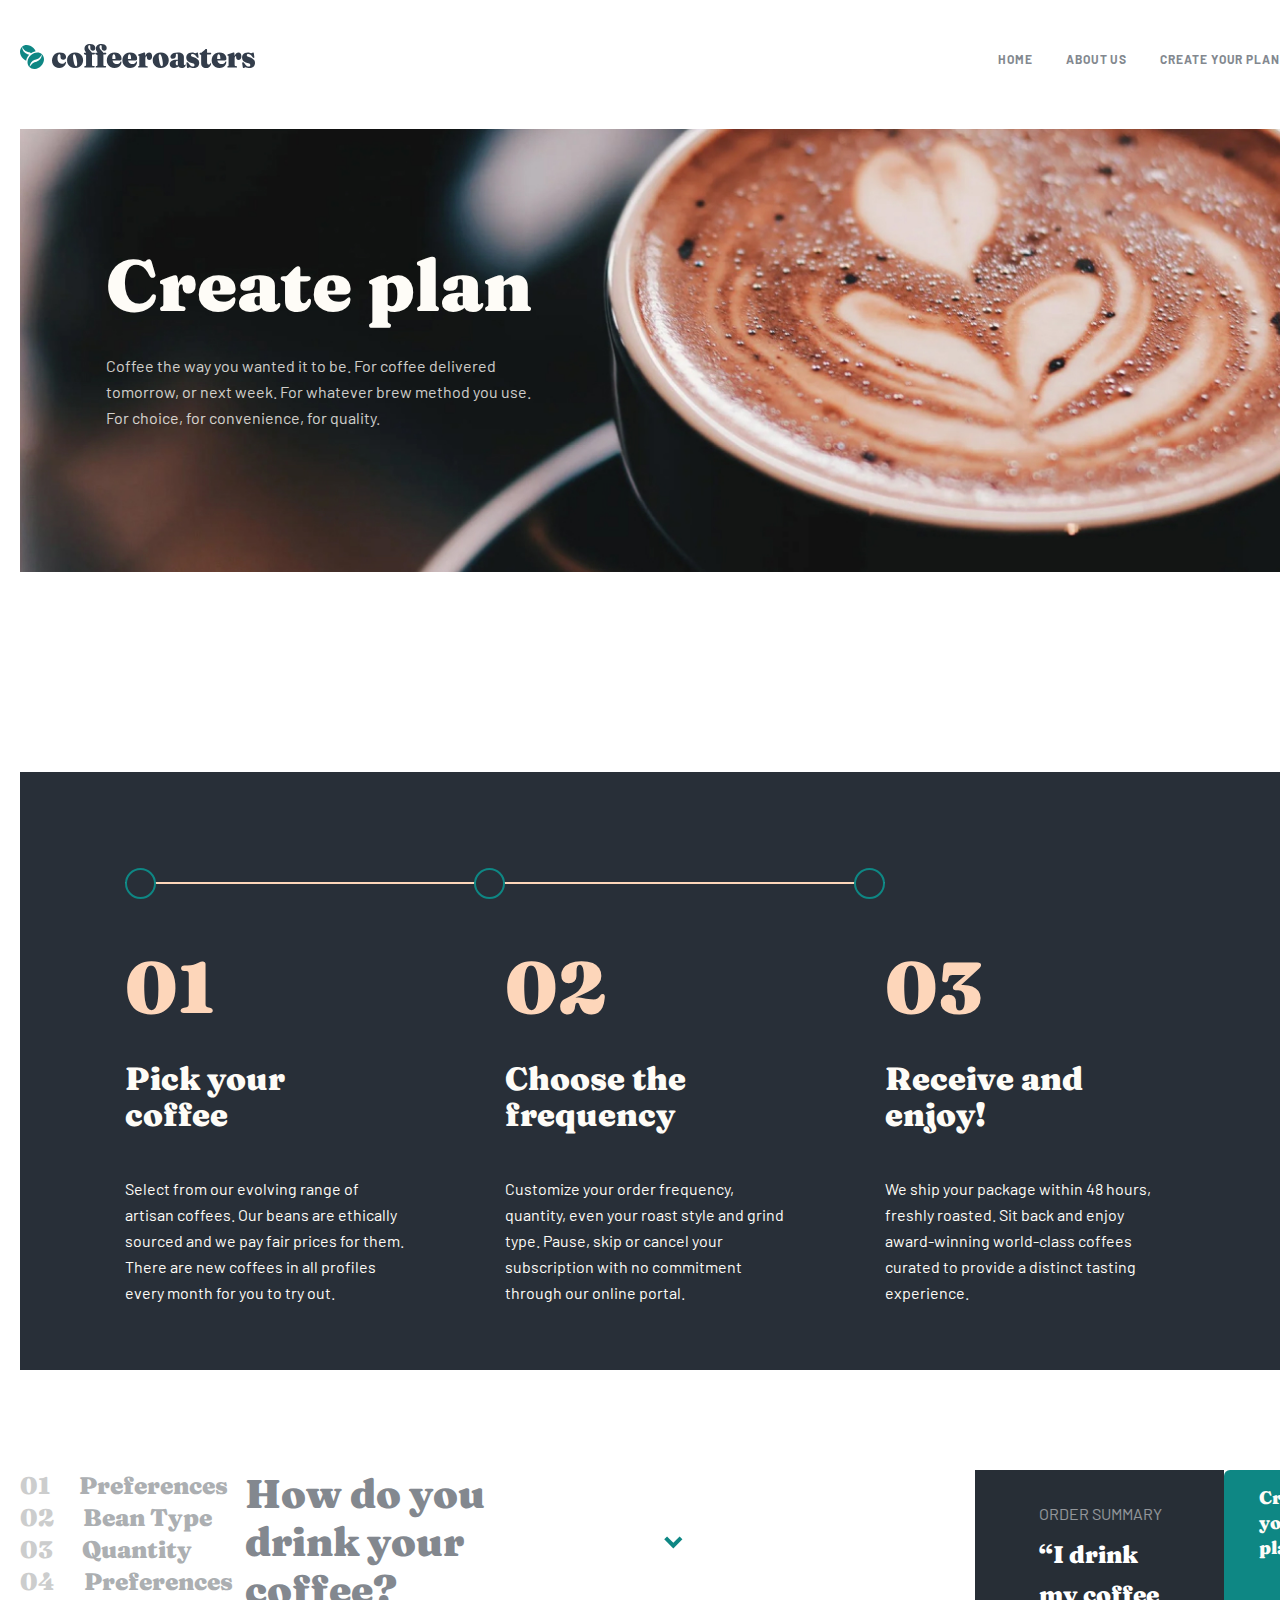
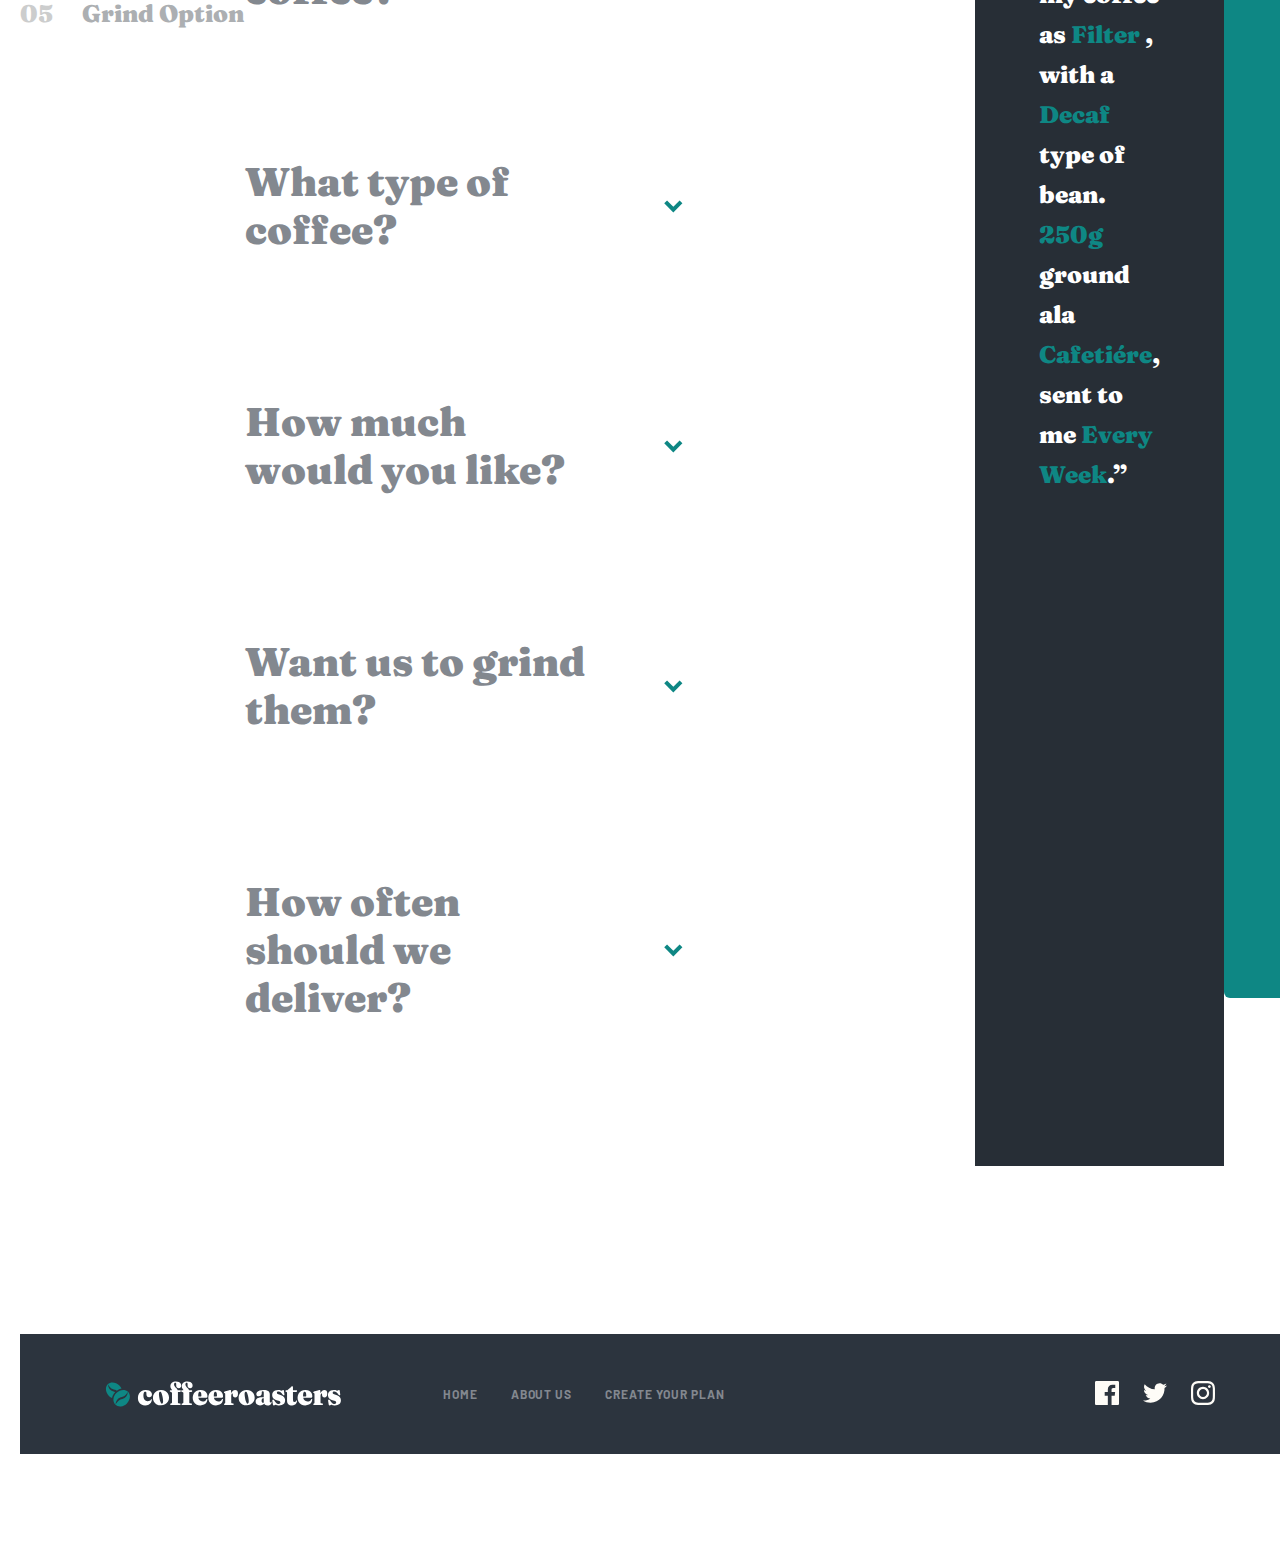
<file: create-your-plane.html>
<!DOCTYPE html>
<html lang="en">
<head>
    <meta charset="UTF-8">
    <meta name="viewport" content="width=device-width, initial-scale=1.0">
    <link rel="stylesheet" href="./css/main.css">
    <title>Create plan</title>
</head>
<body>
    <header class="site-header">
        <div class="container">
            <div class="header">
                <a href="./index.html">
                    <img src="./images/home/header/site-logo.svg" alt="site-logo">
                </a>
                <nav class="header-navbar navbar">
                    <ul class="navbar__list">
                        <li class="navbar__item">
                            <a class="navbar__link" href="./index.html">HOME</a>
                        </li>
                        <li class="navbar__item">
                            <a class="navbar__link" href="./about.html">ABOUT US</a>
                        </li>
                        <li class="navbar__item">
                            <a class="navbar__link" href="./create-your-plane.html">CREATE YOUR PLAN</a>
                        </li>
                    </ul>
                </nav>
            </div>
        </div>
    </header>
    
    <main>
        <section class="create-section">
            <div class="container">
                <div class="create">
                    <div class="create__content">
                        <h2 class="create__title">Create plan</h2>
                        <p class="create__text">Coffee the way you wanted it to be. For coffee delivered tomorrow, or next week. For whatever brew method you use. For choice, for convenience, for quality.</p>
                    </div>
                </div>
            </div>
        </section>
        
        
        
        
        
        <section class="duty-section">
            <div class="container">
                <div class="duty">
                    <div class="duty__sphere sphere">
                        <p class="sphere__1"></p>
                        <p class="sphere__2"></p>
                        <p class="sphere__3"></p>
                    </div>
                    <div class="previous">
                        <ul class="previous__list">
                            <li class="previous__item">
                                <p class="previous__number">01</p>
                                <h2 class="previous__title previous__title--accend">Pick your coffee</h2>
                                <p class="previous__text">Select from our evolving range of artisan coffees. Our beans are ethically sourced and we pay fair prices for them. There are new coffees in all profiles every month for you to try out.</p>
                            </li>
                            <li class="previous__item">
                                <p class="previous__number">02</p>
                                <h2 class="previous__title">Choose the frequency</h2>
                                <p class="previous__text">Customize your order frequency, quantity, even your roast style and grind type. Pause, skip or cancel your subscription with no commitment through our online portal.</p>
                            </li>
                            <li class="previous__item">
                                <p class="previous__number">03</p>
                                <h2 class="previous__title">Receive and enjoy!</h2>
                                <p class="previous__text">We ship your package within 48 hours, freshly roasted. Sit back and enjoy award-winning world-class coffees curated to provide a distinct tasting experience.</p>
                            </li>
                        </ul>
                    </div>
                </div>
            </div>
        </section>
        
        
        
        
        <section class="drop-down-section">
            <div class="container">

                <div class="general-folder">

                    <div class="left-content">
                        <ul class="primary__list">
                            <li class="primary__item">
                                <span class="primary__number">01</span>
                                <p class="primary__text">Preferences</p>
                            </li>
                            <li class="primary__item">
                                <span class="primary__number">02</span>
                                <p class="primary__text">Bean Type</p>
                            </li>
                            <li class="primary__item">
                                <span class="primary__number">03</span>
                                <p class="primary__text">Quantity</p>
                            </li>
                            <li class="primary__item">
                                <span class="primary__number">04</span>
                                <p class="primary__text">Preferences</p>
                            </li>
                            <li class="primary__item">
                                <span class="primary__number">05</span>
                                <p class="primary__text">Grind Option</p>
                            </li>
                        </ul>
                    </div>
                    
                    <div class="right-content">
                        
                        <div class="popap">
                            <div class="popap-top">
                                <h2 class="popap__title">How do you drink your coffee?</h2>
                                <img class="popap__drop-icon" src="./images/create/drop-icon.svg" alt="drop-down-icon">
                            </div>
                            <ul class="popap__inner-list inner">
                                <li class="inner__item">
                                    <h3 class="inner__title">Capsule</h3>
                                    <p class="inner__text">Compatible with Nespresso systems and similar brewers</p>
                                </li>
                                <li class="inner__item">
                                    <h3 class="inner__title">Filter</h3>
                                    <p class="inner__text">For pour over or drip methods like Aeropress, Chemex, and V60</p>
                                </li>
                                <li class="inner__item">
                                    <h3 class="inner__title">Espresso</h3>
                                    <p class="inner__text">Dense and finely ground beans for an intense, flavorful experience</p>
                                </li>
                            </ul>
                            
                        </div>
                        
                        
                        <div class="popap">
                            <div class="popap-top">
                                <h2 class="popap__title">What type of coffee?</h2>
                                <img class="popap__drop-icon" src="./images/create/drop-icon.svg" alt="drop-down-icon">
                            </div>
                            <ul class="popap__inner-list-sec inner">
                                <li class="inner__item">
                                    <h3 class="inner__title">Single Origin</h3>
                                    <p class="inner__text">Distinct, high quality coffee from a specific family-owned farm</p>
                                </li>
                                <li class="inner__item">
                                    <h3 class="inner__title">Decaf</h3>
                                    <p class="inner__text">Just like regular coffee, except the caffeine has been removed</p>
                                </li>
                                <li class="inner__item">
                                    <h3 class="inner__title">Blended</h3>
                                    <p class="inner__text">Combination of two or three dark roasted beans of organic coffees</p>
                                </li>
                            </ul>
                            
                        </div>
                        
                        
                        <div class="popap">
                            <div class="popap-top">
                                <h2 class="popap__title">How much would you like?</h2>
                                <img class="popap__drop-icon" src="./images/create/drop-icon.svg" alt="drop-down-icon">
                            </div>
                            <ul class="popap__inner-list-third inner">
                                <li class="inner__item">
                                    <h3 class="inner__title">250g</h3>
                                    <p class="inner__text">Perfect for the solo drinker. Yields about 12 delicious cups.</p>
                                </li>
                                <li class="inner__item">
                                    <h3 class="inner__title">500g</h3>
                                    <p class="inner__text">Perfect option for a couple. Yields about 40 delectable cups.</p>
                                </li>
                                <li class="inner__item">
                                    <h3 class="inner__title">1000g</h3>
                                    <p class="inner__text">Perfect for offices and events. Yields about 90 delightful cups.</p>
                                </li>
                            </ul>
                            
                        </div>
                        
                        
                        <div class="popap">
                            <div class="popap-top">
                                <h2 class="popap__title">Want us to grind them?</h2>
                                <img class="popap__drop-icon" src="./images/create/drop-icon.svg" alt="drop-down-icon">
                            </div>
                            <ul class="popap__inner-list-fourth inner">
                                <li class="inner__item">
                                    <h3 class="inner__title">Wholebean</h3>
                                    <p class="inner__text">Best choice if you cherish the full sensory experience</p>
                                </li>
                                <li class="inner__item">
                                    <h3 class="inner__title">Filter</h3>
                                    <p class="inner__text">For drip or pour-over coffee methods such as V60 or Aeropress</p>
                                </li>
                                <li class="inner__item">
                                    <h3 class="inner__title">Cafetiére</h3>
                                    <p class="inner__text">Course ground beans specially suited for french press coffee</p>
                                </li>
                            </ul>
                            
                        </div>
                        
                        
                        <div class="popap">
                            <div class="popap-top">
                                <h2 class="popap__title">How often should we deliver?</h2>
                                <img class="popap__drop-icon" src="./images/create/drop-icon.svg" alt="drop-down-icon">
                            </div>
                            <ul class="popap__inner-list-fifth inner">
                                <li class="inner__item">
                                    <h3 class="inner__title">Every week</h3>
                                    <p class="inner__text">$7.20 per shipment. Includes free first-class shipping.</p>
                                </li>
                                <li class="inner__item">
                                    <h3 class="inner__title">Every 2 weeks</h3>
                                    <p class="inner__text">$9.60 per shipment. Includes free priority shipping.</p>
                                </li>
                                <li class="inner__item">
                                    <h3 class="inner__title">Every month</h3>
                                    <p class="inner__text">$12.00 per shipment. Includes free priority shipping.</p>
                                </li>
                            </ul>  
                            
                        </div>
                    </div>
                    <div class="card">
                        <h3 class="card__title">Order Summary</h3>
                        <p class="card__text">
                            “I drink my coffee as <span>Filter</span> , with a <span>Decaf</span> type of bean. <span>250g</span> ground ala <span>Cafetiére</span>, sent to me <span>Every Week</span>.”
                        </p>
                    </div>
                    <a class="card__link" href="#">Create your plan</a>
                </div>
            </div>
        </section>
        
        
        
        <!-- <div class="popap-top">
            <h2 class="popap__title">What type of coffee?</h2>
            <img class="popap__drop-icon" src="./images/create/drop-icon.svg" alt="drop-down-icon">
        </div>
        <ul class="popap__inner-list-sec inner">
            <li class="inner__item">
                <h3 class="inner__title">Single Origin</h3>
                <p class="inner__text">Distinct, high quality coffee from a specific family-owned farm</p>
            </li>
            <li class="inner__item">
                <h3 class="inner__title">Decaf</h3>
                <p class="inner__text">Just like regular coffee, except the caffeine has been removed</p>
            </li>
            <li class="inner__item">
                <h3 class="inner__title">Blended</h3>
                <p class="inner__text">Combination of two or three dark roasted beans of organic coffees</p>
            </li>
        </ul>
        
        <div class="popap-top">
            <h2 class="popap__title">How much would you like?</h2>
            <img class="popap__drop-icon" src="./images/create/drop-icon.svg" alt="drop-down-icon">
        </div>
        <ul class="popap__inner-list-third inner">
            <li class="inner__item">
                <h3 class="inner__title">250g</h3>
                <p class="inner__text">Perfect for the solo drinker. Yields about 12 delicious cups.</p>
            </li>
            <li class="inner__item">
                <h3 class="inner__title">500g</h3>
                <p class="inner__text">Perfect option for a couple. Yields about 40 delectable cups.</p>
            </li>
            <li class="inner__item">
                <h3 class="inner__title">1000g</h3>
                <p class="inner__text">Perfect for offices and events. Yields about 90 delightful cups.</p>
            </li>
        </ul>
        
        <div class="popap-top">
            <h2 class="popap__title">Want us to grind them?</h2>
            <img class="popap__drop-icon" src="./images/create/drop-icon.svg" alt="drop-down-icon">
        </div>
        <ul class="popap__inner-list-fourth inner">
            <li class="inner__item">
                <h3 class="inner__title">Wholebean</h3>
                <p class="inner__text">Best choice if you cherish the full sensory experience</p>
            </li>
            <li class="inner__item">
                <h3 class="inner__title">Filter</h3>
                <p class="inner__text">For drip or pour-over coffee methods such as V60 or Aeropress</p>
            </li>
            <li class="inner__item">
                <h3 class="inner__title">Cafetiére</h3>
                <p class="inner__text">Course ground beans specially suited for french press coffee</p>
            </li>
        </ul>
        
        <div class="popap-top">
            <h2 class="popap__title">How often should we deliver?</h2>
            <img class="popap__drop-icon" src="./images/create/drop-icon.svg" alt="drop-down-icon">
        </div>
        <ul class="popap__inner-list-fifth inner">
            <li class="inner__item">
                <h3 class="inner__title">Every week</h3>
                <p class="inner__text">$7.20 per shipment. Includes free first-class shipping.</p>
            </li>
            <li class="inner__item">
                <h3 class="inner__title">Every 2 weeks</h3>
                <p class="inner__text">$9.60 per shipment. Includes free priority shipping.</p>
            </li>
            <li class="inner__item">
                <h3 class="inner__title">Every month</h3>
                <p class="inner__text">$12.00 per shipment. Includes free priority shipping.</p>
            </li>
        </ul>  -->
        
        
    </main>
    
    <footer class="site-footer">
        <div class="container">
            <div class="footer">
                <img class="footer__img" src="./images/home/footer/footer-img.svg" alt="site-footer-image" width="236" height="26">
                <ul class="footer__list">
                    <li class="footer__item">HOME</li>
                    <li class="footer__item">ABOUT US</li>
                    <li class="footer__item">Create your plan</li>
                </ul>
                <div class="footer__img-folder">
                    <svg class="footer__net-img" xmlns="http://www.w3.org/2000/svg" width="120" height="24" viewBox="0 0 120 24" fill="none">
                        <path d="M22.675 0H1.325C0.593 0 0 0.593 0 1.325V22.676C0 23.407 0.593 24 1.325 24H12.82V14.706H9.692V11.084H12.82V8.413C12.82 5.313 14.713 3.625 17.479 3.625C18.804 3.625 19.942 3.724 20.274 3.768V7.008L18.356 7.009C16.852 7.009 16.561 7.724 16.561 8.772V11.085H20.148L19.681 14.707H16.561V24H22.677C23.407 24 24 23.407 24 22.675V1.325C24 0.593 23.407 0 22.675 0Z" fill="#FEFCF7"/>
                        <path fill-rule="evenodd" clip-rule="evenodd" d="M108 0C104.741 0 104.333 0.014 103.053 0.072C98.695 0.272 96.273 2.69 96.073 7.052C96.014 8.333 96 8.741 96 12C96 15.259 96.014 15.668 96.072 16.948C96.272 21.306 98.69 23.728 103.052 23.928C104.333 23.986 104.741 24 108 24C111.259 24 111.668 23.986 112.948 23.928C117.302 23.728 119.73 21.31 119.927 16.948C119.986 15.668 120 15.259 120 12C120 8.741 119.986 8.333 119.928 7.053C119.732 2.699 117.311 0.273 112.949 0.073C111.668 0.014 111.259 0 108 0ZM108 2.163C111.204 2.163 111.584 2.175 112.85 2.233C116.102 2.381 117.621 3.924 117.769 7.152C117.827 8.417 117.838 8.797 117.838 12.001C117.838 15.206 117.826 15.585 117.769 16.85C117.62 20.075 116.105 21.621 112.85 21.769C111.584 21.827 111.206 21.839 108 21.839C104.796 21.839 104.416 21.827 103.151 21.769C99.891 21.62 98.38 20.07 98.232 16.849C98.174 15.584 98.162 15.205 98.162 12C98.162 8.796 98.175 8.417 98.232 7.151C98.381 3.924 99.896 2.38 103.151 2.232C104.417 2.175 104.796 2.163 108 2.163ZM101.838 12C101.838 8.597 104.597 5.838 108 5.838C111.403 5.838 114.162 8.597 114.162 12C114.162 15.404 111.403 18.163 108 18.163C104.597 18.163 101.838 15.403 101.838 12ZM108 16C105.791 16 104 14.21 104 12C104 9.791 105.791 8 108 8C110.209 8 112 9.791 112 12C112 14.21 110.209 16 108 16ZM112.965 5.595C112.965 4.8 113.61 4.155 114.406 4.155C115.201 4.155 115.845 4.8 115.845 5.595C115.845 6.39 115.201 7.035 114.406 7.035C113.61 7.035 112.965 6.39 112.965 5.595Z" fill="#FEFCF7"/>
                        <path d="M72 4.55705C71.117 4.94905 70.168 5.21305 69.172 5.33205C70.189 4.72305 70.97 3.75805 71.337 2.60805C70.386 3.17205 69.332 3.58205 68.21 3.80305C67.313 2.84605 66.032 2.24805 64.616 2.24805C61.437 2.24805 59.101 5.21405 59.819 8.29305C55.728 8.08805 52.1 6.12805 49.671 3.14905C48.381 5.36205 49.002 8.25705 51.194 9.72305C50.388 9.69705 49.628 9.47605 48.965 9.10705C48.911 11.388 50.546 13.522 52.914 13.997C52.221 14.185 51.462 14.229 50.69 14.081C51.316 16.037 53.134 17.46 55.29 17.5C53.22 19.123 50.612 19.848 48 19.54C50.179 20.937 52.768 21.752 55.548 21.752C64.69 21.752 69.855 14.031 69.543 7.10605C70.505 6.41105 71.34 5.54405 72 4.55705Z" fill="#FEFCF7"/>
                    </svg>
                </div>
            </div>
        </div>
    </footer>
</body>
</html>
</file>
<file: css/main.css>
/*! normalize.css v8.0.1 | MIT License | github.com/necolas/normalize.css */
/* Document
   ========================================================================== */
/**
 * 1. Correct the line height in all browsers.
 * 2. Prevent adjustments of font size after orientation changes in iOS.
 */
html {
  line-height: 1.15; /* 1 */
  -webkit-text-size-adjust: 100%; /* 2 */
}

/* Sections
   ========================================================================== */
/**
 * Remove the margin in all browsers.
 */
body {
  margin: 0;
}

/**
 * Render the `main` element consistently in IE.
 */
main {
  display: block;
}

/**
 * Correct the font size and margin on `h1` elements within `section` and
 * `article` contexts in Chrome, Firefox, and Safari.
 */
h1 {
  font-size: 2em;
  margin: 0.67em 0;
}

/* Grouping content
   ========================================================================== */
/**
 * 1. Add the correct box sizing in Firefox.
 * 2. Show the overflow in Edge and IE.
 */
hr {
  box-sizing: content-box; /* 1 */
  height: 0; /* 1 */
  overflow: visible; /* 2 */
}

/**
 * 1. Correct the inheritance and scaling of font size in all browsers.
 * 2. Correct the odd `em` font sizing in all browsers.
 */
pre {
  font-family: monospace, monospace; /* 1 */
  font-size: 1em; /* 2 */
}

/* Text-level semantics
   ========================================================================== */
/**
 * Remove the gray background on active links in IE 10.
 */
a {
  background-color: transparent;
}

/**
 * 1. Remove the bottom border in Chrome 57-
 * 2. Add the correct text decoration in Chrome, Edge, IE, Opera, and Safari.
 */
abbr[title] {
  border-bottom: none; /* 1 */
  text-decoration: underline; /* 2 */
  -webkit-text-decoration: underline dotted;
          text-decoration: underline dotted; /* 2 */
}

/**
 * Add the correct font weight in Chrome, Edge, and Safari.
 */
b,
strong {
  font-weight: bolder;
}

/**
 * 1. Correct the inheritance and scaling of font size in all browsers.
 * 2. Correct the odd `em` font sizing in all browsers.
 */
code,
kbd,
samp {
  font-family: monospace, monospace; /* 1 */
  font-size: 1em; /* 2 */
}

/**
 * Add the correct font size in all browsers.
 */
small {
  font-size: 80%;
}

/**
 * Prevent `sub` and `sup` elements from affecting the line height in
 * all browsers.
 */
sub,
sup {
  font-size: 75%;
  line-height: 0;
  position: relative;
  vertical-align: baseline;
}

sub {
  bottom: -0.25em;
}

sup {
  top: -0.5em;
}

/* Embedded content
   ========================================================================== */
/**
 * Remove the border on images inside links in IE 10.
 */
img {
  border-style: none;
}

/* Forms
   ========================================================================== */
/**
 * 1. Change the font styles in all browsers.
 * 2. Remove the margin in Firefox and Safari.
 */
button,
input,
optgroup,
select,
textarea {
  font-family: inherit; /* 1 */
  font-size: 100%; /* 1 */
  line-height: 1.15; /* 1 */
  margin: 0; /* 2 */
}

/**
 * Show the overflow in IE.
 * 1. Show the overflow in Edge.
 */
button,
input { /* 1 */
  overflow: visible;
}

/**
 * Remove the inheritance of text transform in Edge, Firefox, and IE.
 * 1. Remove the inheritance of text transform in Firefox.
 */
button,
select { /* 1 */
  text-transform: none;
}

/**
 * Correct the inability to style clickable types in iOS and Safari.
 */
button,
[type=button],
[type=reset],
[type=submit] {
  -webkit-appearance: button;
}

/**
 * Remove the inner border and padding in Firefox.
 */
button::-moz-focus-inner,
[type=button]::-moz-focus-inner,
[type=reset]::-moz-focus-inner,
[type=submit]::-moz-focus-inner {
  border-style: none;
  padding: 0;
}

/**
 * Restore the focus styles unset by the previous rule.
 */
button:-moz-focusring,
[type=button]:-moz-focusring,
[type=reset]:-moz-focusring,
[type=submit]:-moz-focusring {
  outline: 1px dotted ButtonText;
}

/**
 * Correct the padding in Firefox.
 */
fieldset {
  padding: 0.35em 0.75em 0.625em;
}

/**
 * 1. Correct the text wrapping in Edge and IE.
 * 2. Correct the color inheritance from `fieldset` elements in IE.
 * 3. Remove the padding so developers are not caught out when they zero out
 *    `fieldset` elements in all browsers.
 */
legend {
  box-sizing: border-box; /* 1 */
  color: inherit; /* 2 */
  display: table; /* 1 */
  max-width: 100%; /* 1 */
  padding: 0; /* 3 */
  white-space: normal; /* 1 */
}

/**
 * Add the correct vertical alignment in Chrome, Firefox, and Opera.
 */
progress {
  vertical-align: baseline;
}

/**
 * Remove the default vertical scrollbar in IE 10+.
 */
textarea {
  overflow: auto;
}

/**
 * 1. Add the correct box sizing in IE 10.
 * 2. Remove the padding in IE 10.
 */
[type=checkbox],
[type=radio] {
  box-sizing: border-box; /* 1 */
  padding: 0; /* 2 */
}

/**
 * Correct the cursor style of increment and decrement buttons in Chrome.
 */
[type=number]::-webkit-inner-spin-button,
[type=number]::-webkit-outer-spin-button {
  height: auto;
}

/**
 * 1. Correct the odd appearance in Chrome and Safari.
 * 2. Correct the outline style in Safari.
 */
[type=search] {
  -webkit-appearance: textfield; /* 1 */
  outline-offset: -2px; /* 2 */
}

/**
 * Remove the inner padding in Chrome and Safari on macOS.
 */
[type=search]::-webkit-search-decoration {
  -webkit-appearance: none;
}

/**
 * 1. Correct the inability to style clickable types in iOS and Safari.
 * 2. Change font properties to `inherit` in Safari.
 */
::-webkit-file-upload-button {
  -webkit-appearance: button; /* 1 */
  font: inherit; /* 2 */
}

/* Interactive
   ========================================================================== */
/*
 * Add the correct display in Edge, IE 10+, and Firefox.
 */
details {
  display: block;
}

/*
 * Add the correct display in all browsers.
 */
summary {
  display: list-item;
}

/* Misc
   ========================================================================== */
/**
 * Add the correct display in IE 10+.
 */
template {
  display: none;
}

/**
 * Add the correct display in IE 10.
 */
[hidden] {
  display: none;
}

@font-face {
  font-family: "Barlow";
  src: url("../fonts/Barlow-Regular.woff2") format("woff2"), url("../fonts/Barlow-Regular.woff") format("woff");
  font-weight: normal;
  font-style: normal;
  font-display: swap;
}
@font-face {
  font-family: "Fraunces";
  src: url("../fonts/Fraunces9pt-Black.woff2") format("woff2"), url("../fonts/Fraunces9pt-Black.woff") format("woff");
  font-weight: 900;
  font-style: normal;
  font-display: swap;
}
@font-face {
  font-family: "Barlow";
  src: url("../fonts/Barlow-SemiBold.woff2") format("woff2"), url("../fonts/Barlow-SemiBold.woff") format("woff");
  font-weight: 600;
  font-style: normal;
  font-display: swap;
}
@font-face {
  font-family: "Barlow";
  src: url("../fonts/Barlow-Medium.woff2") format("woff2"), url("../fonts/Barlow-Medium.woff") format("woff");
  font-weight: 500;
  font-style: normal;
  font-display: swap;
}
@font-face {
  font-family: "Barlow";
  src: url("../fonts/Barlow-Bold.woff2") format("woff2"), url("../fonts/Barlow-Bold.woff") format("woff");
  font-weight: bold;
  font-style: normal;
  font-display: swap;
}
* {
  margin: 0;
  padding: 0;
  list-style-type: none;
  text-decoration: none;
  box-sizing: border-box;
}

body {
  font-family: "Fraunces", serif;
  font-family: "Barlow", sans-serif;
}

@font-face {
  font-family: "Barlow";
  src: url("../fonts/Barlow-Regular.woff2") format("woff2"), url("../fonts/Barlow-Regular.woff") format("woff");
  font-weight: normal;
  font-style: normal;
  font-display: swap;
}
@font-face {
  font-family: "Fraunces";
  src: url("../fonts/Fraunces9pt-Black.woff2") format("woff2"), url("../fonts/Fraunces9pt-Black.woff") format("woff");
  font-weight: 900;
  font-style: normal;
  font-display: swap;
}
@font-face {
  font-family: "Barlow";
  src: url("../fonts/Barlow-SemiBold.woff2") format("woff2"), url("../fonts/Barlow-SemiBold.woff") format("woff");
  font-weight: 600;
  font-style: normal;
  font-display: swap;
}
@font-face {
  font-family: "Barlow";
  src: url("../fonts/Barlow-Medium.woff2") format("woff2"), url("../fonts/Barlow-Medium.woff") format("woff");
  font-weight: 500;
  font-style: normal;
  font-display: swap;
}
@font-face {
  font-family: "Barlow";
  src: url("../fonts/Barlow-Bold.woff2") format("woff2"), url("../fonts/Barlow-Bold.woff") format("woff");
  font-weight: bold;
  font-style: normal;
  font-display: swap;
}
.container {
  width: 1300px;
  margin: 0 auto;
  padding: 0 20px;
}

.site-header {
  padding-top: 44px;
  padding-bottom: 57px;
}

.header {
  display: flex;
  align-items: center;
  justify-content: space-between;
}

.navbar__list {
  display: flex;
  align-items: center;
}

.navbar__item + .navbar__item {
  margin-left: 33px;
}

.navbar__link {
  color: #83888F;
  font-size: 12px;
  font-style: normal;
  font-weight: 700;
  line-height: 15px;
  letter-spacing: 0.923px;
  text-transform: uppercase;
  transition: color 0.4s ease;
}
.navbar__link:hover {
  color: #333D4B;
}

.site-footer {
  margin-bottom: 88px;
}

.footer {
  background-color: #2C343E;
  display: flex;
  align-items: center;
}

.footer__img {
  margin: 47px 0;
  margin-left: 85px;
}

.footer__list {
  margin: 0 370px 0 102px;
  display: flex;
}

.footer__item + .footer__item {
  margin-left: 33px;
}

.footer__item {
  color: #83888F;
  font-size: 12px;
  font-style: normal;
  font-weight: 700;
  line-height: 15px;
  letter-spacing: 0.923px;
  text-transform: uppercase;
}
.footer__item:hover {
  color: #FEFCF7;
  cursor: pointer;
}

.footer__img-folder:hover > .footer__net-img > path {
  fill: #FDD6B9;
  cursor: pointer;
}

.hero {
  padding: 117px 0 116px 85px;
  background-image: url(../images/hero/back\ img.jpg);
  background-repeat: no-repeat;
  background-position: top right;
  background-size: 100%;
}

.hero__content {
  width: 493px;
}

.hero__title {
  margin-bottom: 32px;
  color: #FEFCF7;
  font-family: "Fraunces", serif;
  font-size: 72px;
  font-style: normal;
  font-weight: 900;
  line-height: 72px;
}

.hero__text {
  margin-bottom: 56px;
  color: #FEFCF7;
  font-size: 16px;
  font-style: normal;
  font-weight: 400;
  line-height: 26px;
  opacity: 0.8;
}

.hero__link {
  display: inline-block;
  text-align: center;
  width: 217px;
  padding: 15px 0;
  border-radius: 6px;
  background-color: #0E8784;
  color: #FEFCF7;
  text-align: center;
  font-family: "Fraunces", serif;
  font-size: 18px;
  font-style: normal;
  font-weight: 900;
  line-height: 25px;
  transition: background-color 0.4s ease;
}
.hero__link:hover {
  background-color: #66D2CF;
}
.hero__link:active {
  background-color: #E2DEDB;
}

.our-section {
  margin-bottom: 200px;
}

.our {
  background-image: url(../images/our/our\ img.jpg);
  background-repeat: no-repeat;
  background-size: 100%;
}

.our__list {
  display: flex;
}

.our__item {
  width: 295px;
}

.our__img {
  margin-top: 126px;
}

.our__title {
  margin-bottom: 24px;
  color: #333D4B;
  text-align: center;
  font-family: "Fraunces", serif;
  font-size: 24px;
  font-style: normal;
  font-weight: 900;
  line-height: 32px;
}

.our__text {
  width: 255px;
  color: #333D4B;
  text-align: center;
  font-size: 16px;
  font-style: normal;
  font-weight: 400;
  line-height: 26px;
}

.choose {
  position: relative;
  padding: 100px 85px 317px;
  background-color: #282F38;
  border-radius: 10px;
}

.choose__content {
  width: 540px;
  text-align: center;
  margin: 0 auto;
}

.choose__title {
  margin-bottom: 32px;
  color: #FEFCF7;
  text-align: center;
  font-family: "Fraunces", serif;
  font-size: 40px;
  font-style: normal;
  font-weight: 900;
  line-height: 48px;
}

.choose__text {
  color: #FEFCF7;
  text-align: center;
  font-size: 16px;
  font-style: normal;
  font-weight: 400;
  line-height: 26px;
  opacity: 0.8;
}

.service {
  display: flex;
  justify-content: center;
  gap: 30px;
  position: absolute;
  bottom: -150px;
  right: 0;
  left: 0;
}

.service__item {
  width: 350px;
  padding: 72px 48px 48px;
  border-radius: 8px;
  background: #0E8784;
  color: #FDD6B9;
  transition: all 0.4s ease;
}
.service__item:hover {
  background-color: #FDD6B9;
  color: #0E8784;
}
.service__item:hover > .service__subtitle {
  color: #0E8784;
}
.service__item:hover > .service__text {
  color: #0E8784;
}
.service__item:active {
  background-color: #F4F1EB;
}

.service__item > svg {
  width: 71px;
  height: 71px;
  display: block;
  margin: 0 auto;
  margin-bottom: 56px;
}

.service__subtitle {
  margin-bottom: 24px;
  color: #FEFCF7;
  text-align: center;
  font-family: "Fraunces", serif;
  font-size: 24px;
  font-style: normal;
  font-weight: 900;
  line-height: 32px;
}

.service__text {
  color: #FEFCF7;
  text-align: center;
  font-size: 16px;
  font-style: normal;
  font-weight: 400;
  line-height: 26px;
}

.work-section {
  padding-top: 350px;
  margin-bottom: 200px;
}

.work__title {
  margin-bottom: 80px;
  width: 255px;
  color: #83888F;
  font-family: "Fraunces", serif;
  font-size: 24px;
  font-style: normal;
  font-weight: 900;
  line-height: 32px;
}

.work__circle {
  margin-bottom: 67px;
  position: relative;
  width: 760px;
  height: 2px;
  background-color: #FDD6BA;
}

.circle__1 {
  position: absolute;
  height: 31px;
  width: 31px;
  border: 2px solid #0E8784;
  background-color: #fff;
  border-radius: 50%;
  left: 0;
  top: -14px;
}

.circle__2 {
  position: absolute;
  height: 31px;
  width: 31px;
  border: 2px solid #0E8784;
  background-color: #fff;
  border-radius: 50%;
  top: -14px;
  right: 50%;
}

.circle__3 {
  position: absolute;
  height: 31px;
  width: 31px;
  border: 2px solid #0E8784;
  background-color: #fff;
  border-radius: 50%;
  top: -14px;
  right: 0;
}

.pick__number {
  width: 90px;
  height: 72px;
  color: #FDD6BA;
  font-family: "Fraunces", serif;
  font-size: 72px;
  font-style: normal;
  font-weight: 900;
  line-height: 72px;
}

.pick__title--accend {
  padding: 0 0 35px 0;
}

.pick__title {
  margin-bottom: 43px;
  color: #333D4B;
  font-family: "Fraunces", serif;
  font-size: 32px;
  font-style: normal;
  font-weight: 900;
  line-height: 36px; /* 112.5% */
}

.pick__text {
  color: #333D4B;
  font-size: 16px;
  font-style: normal;
  font-weight: 400;
  line-height: 26px;
}

.pick__list {
  margin-bottom: 64px;
  display: flex;
  align-items: center;
}

.pick__item + .pick__item {
  margin-left: 95px;
}

.pick__item {
  width: 285px;
}

.pick__number {
  margin-bottom: 38px;
}

.pick__link {
  color: #FEFCF7;
  text-align: center;
  font-family: "Fraunces", serif;
  font-size: 18px;
  font-style: normal;
  font-weight: 900;
  line-height: 25px;
  display: inline-block;
  width: 217px;
  padding: 15px 0;
  border-radius: 6px;
  background-color: #0E8784;
  transition: background-color 0.4s ease;
}
.pick__link:hover {
  background-color: #66D2CF;
}
.pick__link:active {
  background-color: #E2DEDB;
}

.about-us-section {
  margin-bottom: 168px;
}

.about-us {
  background-image: url("../images/about-us/Bitmap.png");
  background-repeat: no-repeat;
  background-position: right top;
  background-size: 100%;
  border-radius: 10px;
}

.about-us__content {
  width: 445px;
  padding: 95px 0 137px 85px;
}

.about-us__title {
  margin-bottom: 24px;
  color: #FEFCF7;
  font-family: "Fraunces", serif;
  font-size: 40px;
  font-style: normal;
  font-weight: 900;
  line-height: 48px;
}

.about-us__text {
  color: #FEFCF7;
  font-size: 16px;
  font-style: normal;
  font-weight: 400;
  line-height: 26px;
}

.commitment-section {
  margin-bottom: 334px;
}

.commitment {
  display: flex;
}

.commitment > img {
  border-radius: 10px;
}

.commitment__content {
  margin-left: 125px;
  display: flex;
  flex-direction: column;
  justify-content: center;
}

.commitment__title {
  color: #333D4B;
  font-family: "Fraunces", serif;
  font-size: 40px;
  font-style: normal;
  font-weight: 900;
  line-height: 48px;
}

.commitment__text {
  width: 540px;
  color: #333D4B;
  font-size: 16px;
  font-style: normal;
  font-weight: 400;
  line-height: 26px;
}

.quality-section {
  margin-bottom: 168px;
}

.quality {
  position: relative;
  display: flex;
  background-image: url("../../images/about-us/background.png");
  background-size: 100%;
}

.quality__content {
  width: 540px;
  margin: 100px 0 156px 85px;
}

.quality__title {
  margin-bottom: 32px;
  color: #FEFCF7;
  font-family: "Fraunces", serif;
  font-size: 40px;
  font-style: normal;
  font-weight: 900;
  line-height: 48px;
}

.quality__text {
  color: #FEFCF7;
  font-size: 16px;
  font-style: normal;
  font-weight: 400;
  line-height: 26px;
  opacity: 0.8;
}

.quality__img {
  position: absolute;
  background-image: url("../images/about-us/background.png");
  right: 51px;
  bottom: 100px;
  border-radius: 10px;
}

.country-section {
  margin-bottom: 168px;
}

.country__list {
  display: flex;
  align-items: center;
}

.country__title {
  margin-bottom: 72px;
  color: #83888F;
  font-family: "Fraunces", serif;
  font-size: 24px;
  font-style: normal;
  font-weight: 900;
  line-height: 32px;
}

.country__inner-title {
  color: #333D4B;
  font-family: "Fraunces", serif;
  font-size: 32px;
  font-style: normal;
  font-weight: 900;
  line-height: 36px;
}

.country__text {
  width: 285px;
  color: #333D4B;
  font-size: 16px;
  font-style: normal;
  font-weight: 400;
  line-height: 26px;
}

.country__item {
  width: 272px;
}

.country__item + .country__item {
  margin-left: 108px;
}

.create-section {
  margin-bottom: 200px;
}

.create {
  background-image: url("../images/create/backround-img.jpg");
  background-size: 100%;
}

.create__content {
  width: 513px;
  padding: 120px 0px 141px 86px;
}

.create__title {
  margin-bottom: 32px;
  color: #FEFCF7;
  font-family: "Fraunces", serif;
  font-size: 72px;
  font-style: normal;
  font-weight: 900;
  line-height: 72px;
}

.create__text {
  color: #FEFCF7;
  font-size: 16px;
  font-style: normal;
  font-weight: 400;
  line-height: 26px;
  opacity: 0.8;
}

.duty {
  background-color: #282F38;
  padding: 110px 0 0 105px;
}

.duty__sphere {
  margin-bottom: 67px;
  position: relative;
  width: 760px;
  height: 2px;
  background-color: #FDD6BA;
}

.sphere__1 {
  position: absolute;
  height: 31px;
  width: 31px;
  border: 2px solid #0E8784;
  background-color: #282F38;
  border-radius: 50%;
  left: 0;
  top: -14px;
}

.sphere__2 {
  position: absolute;
  height: 31px;
  width: 31px;
  border: 2px solid #0E8784;
  background-color: #282F38;
  border-radius: 50%;
  top: -14px;
  right: 50%;
}

.sphere__3 {
  position: absolute;
  height: 31px;
  width: 31px;
  border: 2px solid #0E8784;
  background-color: #282F38;
  border-radius: 50%;
  top: -14px;
  right: 0;
}

.previous__list {
  display: flex;
  align-items: center;
  padding-bottom: 64px;
}

.previous__item + .previous__item {
  margin-left: 95px;
}

.previous__item {
  width: 285px;
}

.previous__number {
  margin-bottom: 38px;
  color: #FDD6BA;
  font-family: "Fraunces", serif;
  font-size: 72px;
  font-style: normal;
  font-weight: 900;
  line-height: 72px;
}

.previous__title--accend {
  padding: 0 17px 0px 0;
}

.previous__title {
  margin-bottom: 43px;
  color: #FEFCF7;
  font-family: "Fraunces", serif;
  font-size: 32px;
  font-style: normal;
  font-weight: 900;
  line-height: 36px;
}

.previous__text {
  color: #FEFCF7;
  font-size: 16px;
  font-style: normal;
  font-weight: 400;
  line-height: 26px;
}

.drop-down-section {
  margin-top: 100px;
  margin-bottom: 168px;
}

.general-folder {
  display: flex;
}

.primary__list {
  width: 225px;
}

.primary__item:hover > .primary__number {
  color: #0E8784;
}

.primary__item:hover > .primary__text {
  color: #333D4B;
}

.primary__number {
  margin-right: 25.5px;
  color: #CCCDCD;
  font-family: "Fraunces", serif;
  font-size: 24px;
  font-style: normal;
  font-weight: 900;
  line-height: 32px;
}

.primary__text {
  display: inline-block;
  color: #ACAFB2;
  font-family: "Fraunces", serif;
  font-size: 24px;
  font-style: normal;
  font-weight: 900;
  line-height: 32px;
}

.popap {
  width: 60%;
}

.popap-top {
  display: flex;
  align-items: center;
  justify-content: space-between;
}

.popap__drop-icon {
  transform: rotate(180deg);
  transition: all 0.4s;
}

.popap__inner-list, .popap__inner-list-sec, .popap__inner-list-third, .popap__inner-list-fourth, .popap__inner-list-fifth {
  margin: 56px 0 88px;
  display: flex;
  gap: 23px;
  transition: all 0.4s linear;
  height: 0;
  overflow-y: hidden;
}

.popap:hover > .popap__inner-list {
  height: 276px;
}

.popap:hover > .popap__inner-list-sec {
  height: 276px;
}

.popap:hover > .popap__inner-list-third {
  height: 276px;
}

.popap:hover > .popap__inner-list-fourth {
  height: 276px;
}

.popap:hover > .popap__inner-list-fifth {
  height: 276px;
}

.popap:hover > .popap-top > .popap__drop-icon {
  transform: rotate(0);
}

.inner__item {
  width: 228px;
  border-radius: 8px;
  background: #F4F1EB;
  transition: all 0.4s ease;
}
.inner__item:hover {
  background-color: #0E8784;
}
.inner__item:hover > .inner__title {
  color: #fff;
}
.inner__item:hover > .inner__text {
  color: #fff;
}

.popap__title {
  margin-right: 76px;
  color: #83888F;
  font-family: "Fraunces", serif;
  font-size: 40px;
  font-style: normal;
  font-weight: 900;
  line-height: 48px;
}

.inner__title {
  padding: 32px 0 24px 28px;
  color: #333D4B;
  font-family: "Fraunces", serif;
  font-size: 24px;
  font-style: normal;
  font-weight: 900;
  line-height: 32px;
}

.inner__text {
  width: 172px;
  padding: 0 0 84px 28px;
  color: #333D4B;
  font-size: 16px;
  font-style: normal;
  font-weight: 400;
  line-height: 26px;
}

.card {
  width: 750px;
  background-color: #272E36;
}

.card__title {
  padding: 31px 0 8px 64px;
  color: #FFF;
  font-size: 16px;
  font-style: normal;
  font-weight: 400;
  line-height: 26px;
  text-transform: uppercase;
  opacity: 0.5037;
}

.card__text {
  margin-bottom: 50px;
  padding: 0 64px 15px 64px;
  color: #FFF;
  font-family: "Fraunces", serif;
  font-size: 24px;
  font-style: normal;
  font-weight: 900;
  line-height: 40px;
}

.card__text > span {
  color: #0E8784;
}

.card__link {
  margin-bottom: 168px;
  padding: 15px 35px;
  color: #FEFCF7;
  font-family: "Fraunces", serif;
  font-size: 18px;
  font-style: normal;
  font-weight: 900;
  line-height: 25px;
  border-radius: 6px;
  background: #0E8784;
}
.card__link:hover {
  background-color: #66D2CF;
}
.card__link:active {
  background-color: #E2DEDB;
}/*# sourceMappingURL=main.css.map */
</file>
